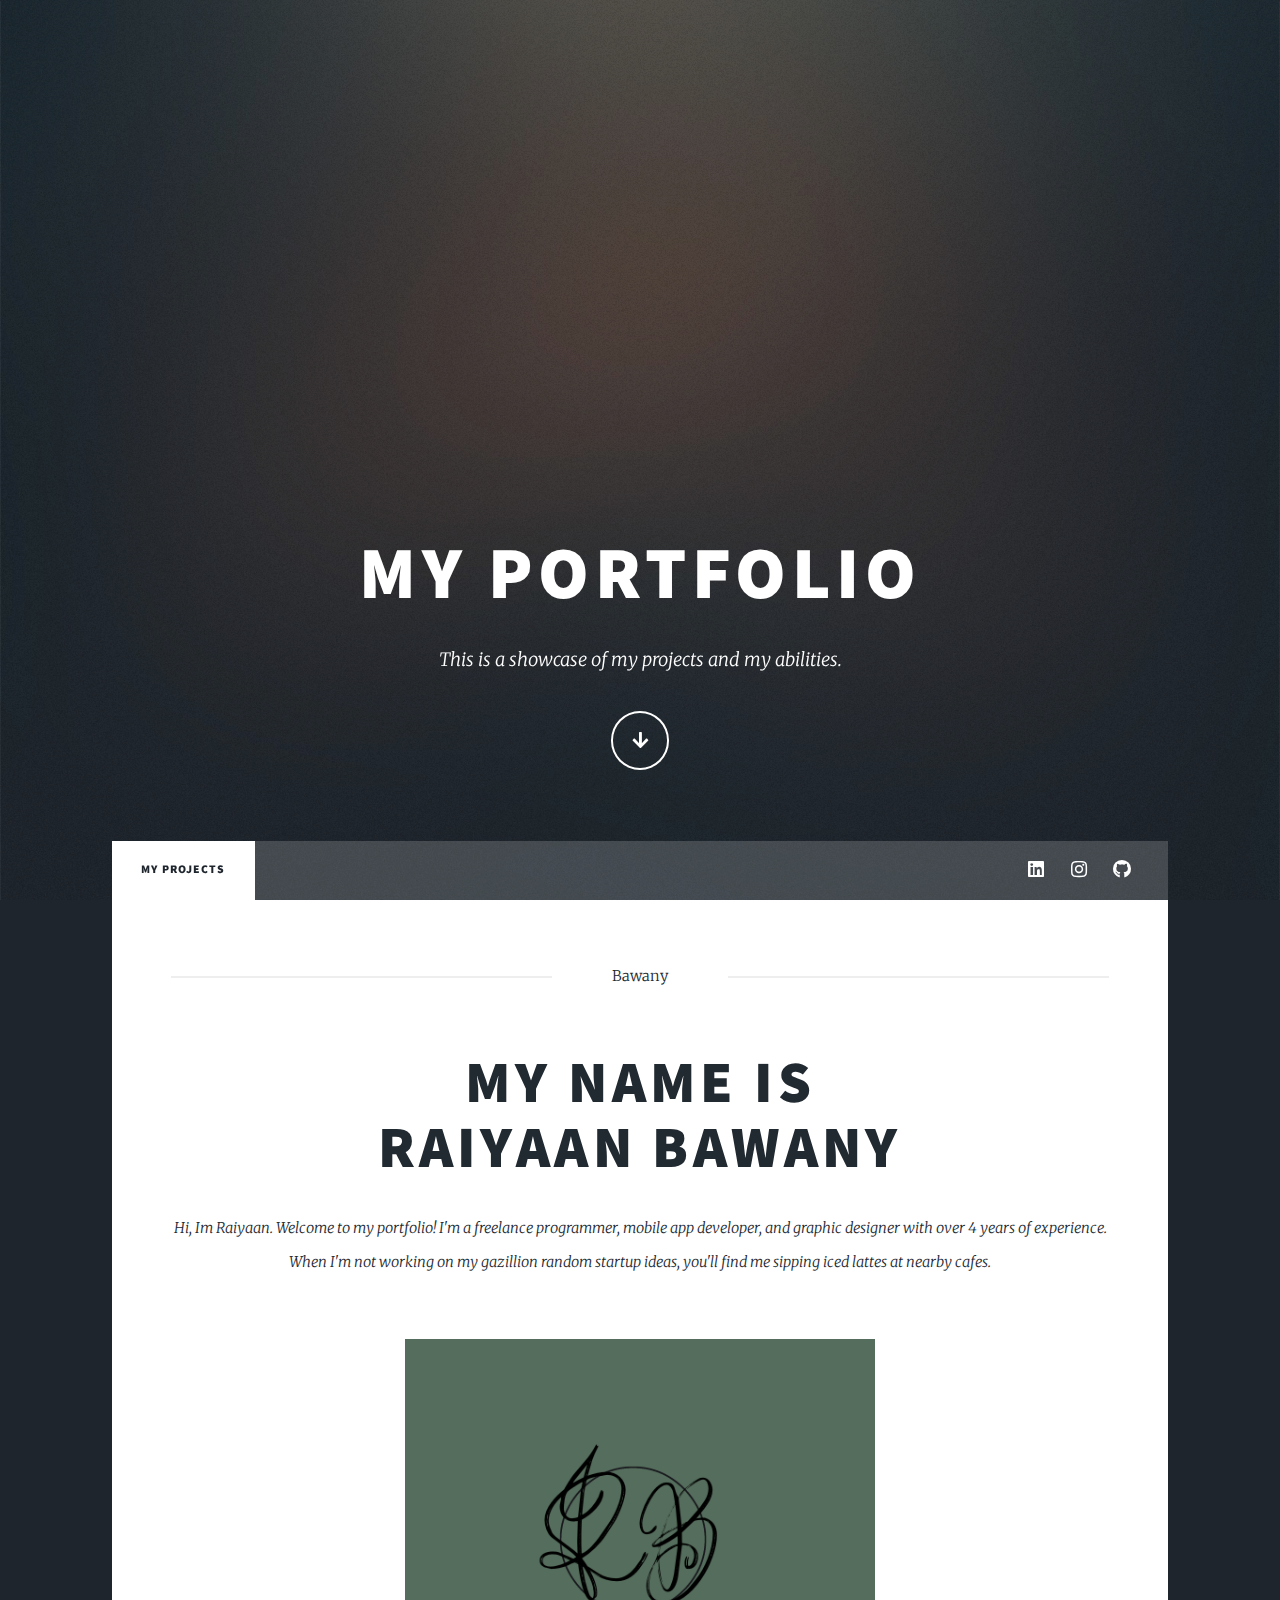
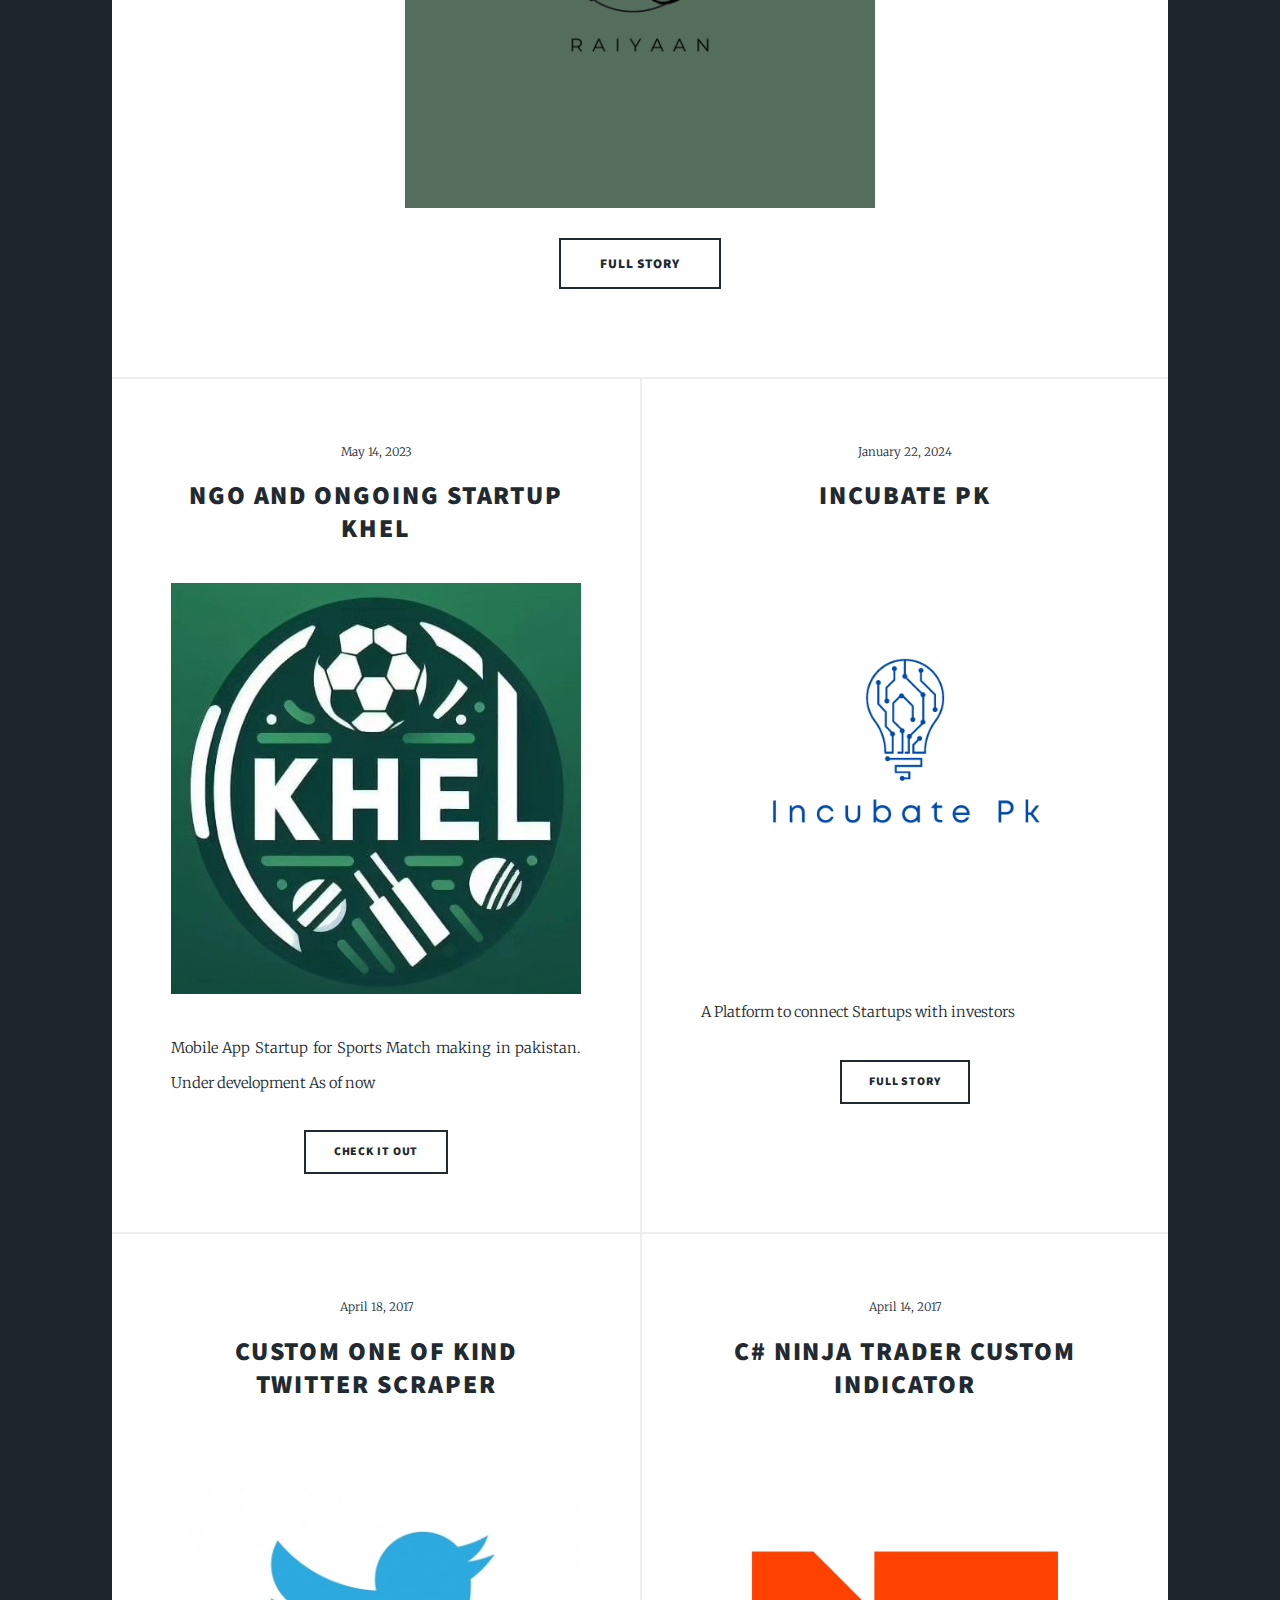
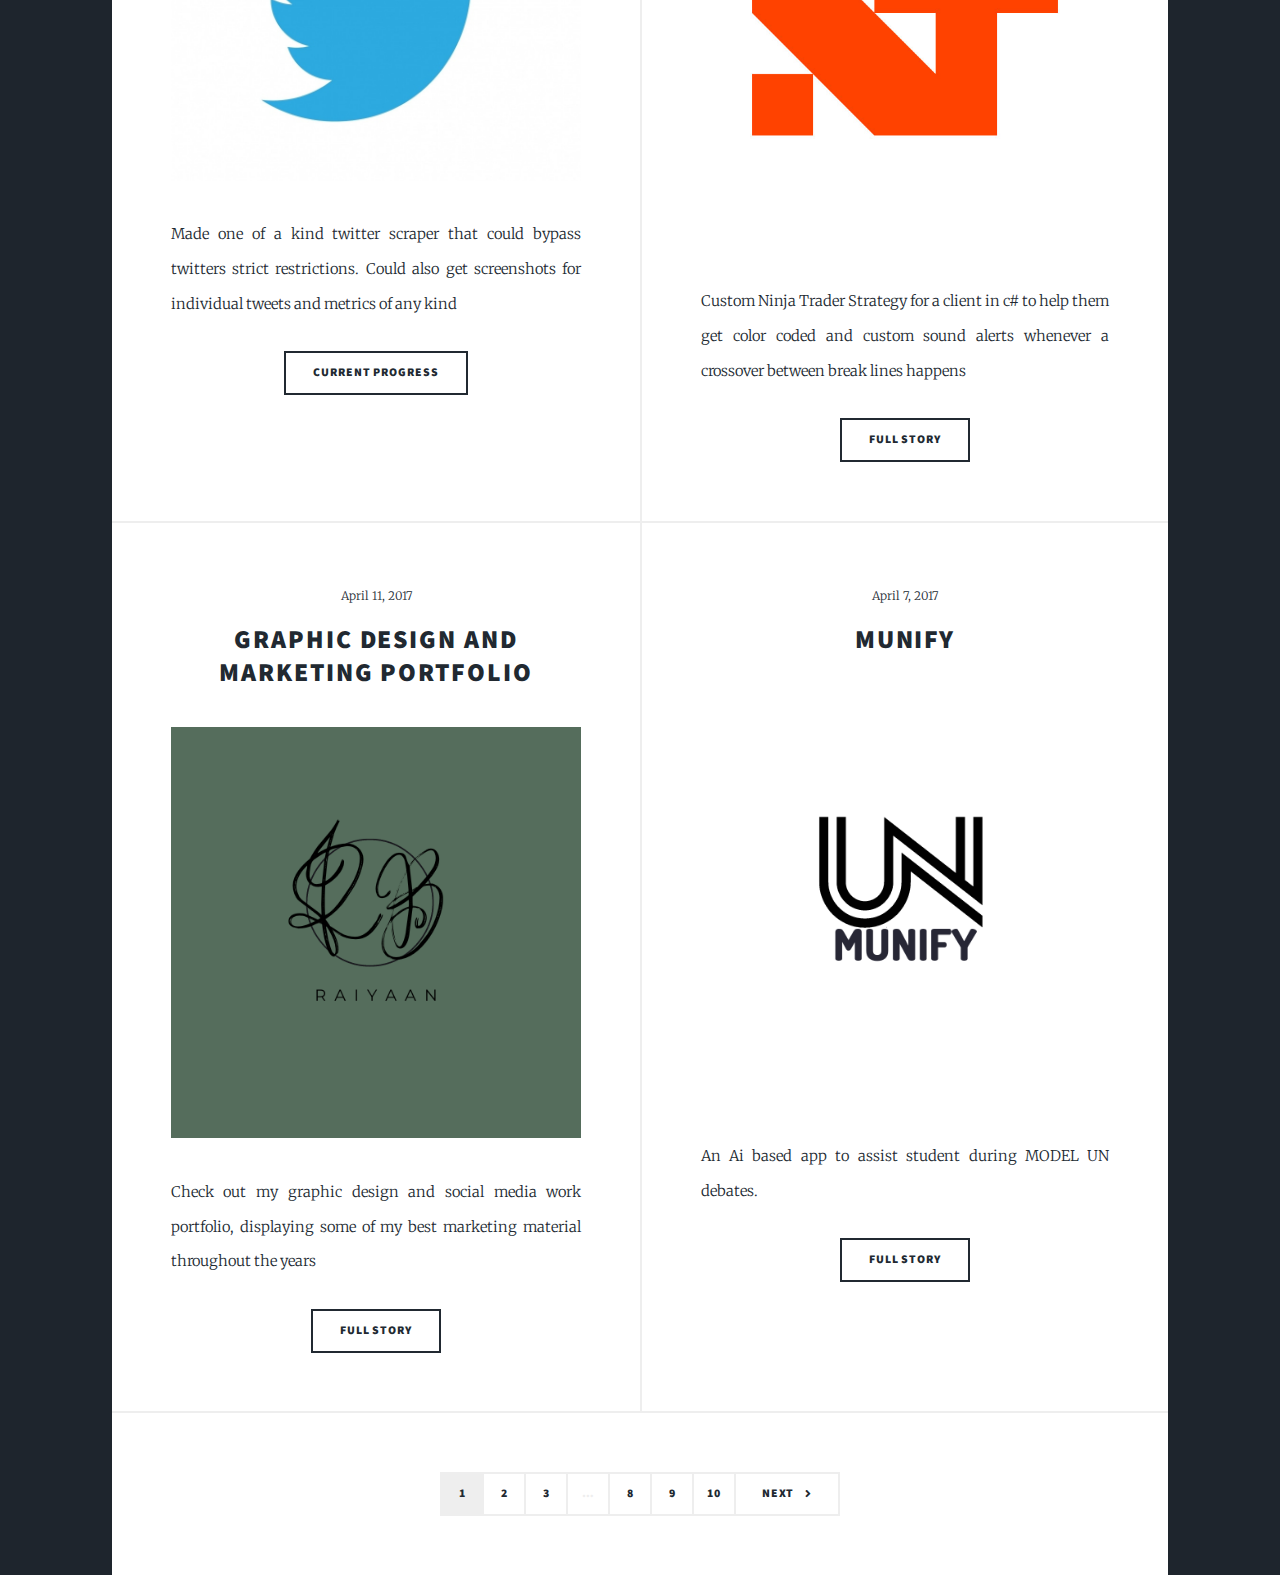
<file: index.html>
<!DOCTYPE HTML>
<!--
	Massively by HTML5 UP
	html5up.net | @ajlkn
	Free for personal and commercial use under the CCA 3.0 license (html5up.net/license)
-->
<html>
	<head>
		<title>Raiyaan Bawany</title>
		<meta charset="utf-8" />
		<meta name="viewport" content="width=device-width, initial-scale=1, user-scalable=no" />
		<link rel="stylesheet" href="assets/css/main.css" />
		<noscript><link rel="stylesheet" href="assets/css/noscript.css" /></noscript>
	</head>
	<body class="is-preload">

		<!-- Wrapper -->
			<div id="wrapper" class="fade-in">

				<!-- Intro -->
					<div id="intro">
						<h1>
						My Portfolio</h1>
						<p>This is a showcase of my projects and my abilities.</p>
						<ul class="actions">
							<li><a href="#header" class="button icon solid solo fa-arrow-down scrolly">Continue</a></li>
						</ul>
					</div>

				<!-- Header -->
					<header id="header">
						<a href="index.html" class="logo">Portfolio</a>
					</header>

				<!-- Nav -->
					<nav id="nav">
						<ul class="links">
							<li class="active"><a href="index.html">My Projects</a></li>
							
						</ul>
						<ul class="icons">
							<li><a href="#" class="icon brands fa-linkedin"><span class="label">Facebook</span></a></li>
							<li><a href="#" class="icon brands fa-instagram"><span class="label">Instagram</span></a></li>
							<li><a href="#" class="icon brands fa-github"><span class="label">GitHub</span></a></li>
						</ul>
					</nav>

				<!-- Main -->
					<div id="main">

						<!-- Featured Post -->
							<article class="post featured">
								<header class="major">
									<span class="date">Bawany</span>
									<h2><a href="#">mY NAME IS<br />
									Raiyaan Bawany</a></h2>
									<p>

Hi, Im Raiyaan. Welcome to my portfolio! I'm a freelance programmer, mobile app developer, and graphic designer with over 4 years of experience. When I'm not working on my gazillion random startup ideas, you'll find me sipping iced lattes at nearby cafes.</p>
								</header>
								<a href="#" class="image main"><img src="images/RB.png" alt="" /></a>
								<ul class="actions special">
									<li><a href="#" class="button large">Full Story</a></li>
								</ul>
							</article>

						<!-- Posts -->
							<section class="posts">
								<article>
									<header>
										<span class="date">May 14, 2023</span>
										<h2><a href="#"> NGO and Ongoing startup KHEL<br />
										</a></h2>
									</header>
									<a href="#" class="image fit"><img src="images/khel.jpg" alt="" /></a>
									<p>Mobile App Startup for Sports Match making in pakistan. Under development As of now
</p>
									<ul class="actions special">
										<li><a href="khel.html" class="button">Check it out</a></li>
									</ul>
								</article>
								<article>
									<header>
										<span class="date">	January 22, 2024</span>
										<h2><a href="#">Incubate Pk<br />
										 </a></h2>
									</header>
									<a href="#" class="image fit"><img src="images/incubate.PNG" alt="" /></a>
									<p>A Platform to connect Startups with investors</p>
									<ul class="actions special">
										<li><a href="incubate.html" class="button">Full Story</a></li>
									</ul>
								</article>
								<article>
									<header>
										<span class="date">April 18, 2017</span>
										<h2><a href="#">Custom one of kind <br/> Twitter Scraper<br /><br />
										</a></h2>
									</header>
									<a href="#" class="image fit"><img src="images/twit.jpg" alt="" /></a>
									<p>Made one of a kind twitter scraper that could bypass twitters strict restrictions. Could also get screenshots for individual tweets and metrics of any kind
									</p>
									<ul class="actions special">
										<li><a href="rayotwit.html" class="button">Current Progress</a></li>
									</ul>
								</article>
								<article>
									<header>
										<span class="date">April 14, 2017</span>
										<h2><a href="#">C# Ninja Trader custom<br/> Indicator</a></h2>
									</header>
									<a href="#" class="image fit"><img src="images/nt.jpg" alt="" /></a>
									<p>Custom Ninja Trader Strategy for a client in c# to help them get color coded and custom sound alerts whenever a crossover between break lines happens</p>
									<ul class="actions special">
										<li><a href="Ninja.html" class="button">Full Story</a></li>
									</ul>
								</article>
								<article>
									<header>
										<span class="date">April 11, 2017</span>
										<h2><a href="#">Graphic Design and marketing
										portfolio</a></h2>
									</header>
									<a href="#" class="image fit"><img src="images/RB.png" alt="" /></a>
									<p>Check out my graphic design and social media work portfolio, displaying some of my best marketing material throughout the years</p>
									<ul class="actions special">
										<li><a href="Graphic design.html" class="button">Full Story</a></li>
									</ul>
								</article>
								<article>
									<header>
										<span class="date">April 7, 2017</span>
										<h2><a href="#">MUNIFY</a></h2>
									</header>
									<a href="#" class="image fit"><img src="images/muni.png" alt="" /></a>
									<p>An Ai based app to assist student during MODEL UN debates.</p>
									<ul class="actions special">
										<li><a href="munify.html" class="button">Full Story</a></li>
									</ul>
								</article>
							</section>

						<!-- Footer -->
							<footer>
								<div class="pagination">
									<!--<a href="#" class="previous">Prev</a>-->
									<a href="#" class="page active">1</a>
									<a href="#" class="page">2</a>
									<a href="#" class="page">3</a>
									<span class="extra">&hellip;</span>
									<a href="#" class="page">8</a>
									<a href="#" class="page">9</a>
									<a href="#" class="page">10</a>
									<a href="#" class="next">Next</a>
								</div>
							</footer>

					</div>

				<!-- Footer -->
					

		<!-- Scripts -->
			<script src="assets/js/jquery.min.js"></script>
			<script src="assets/js/jquery.scrollex.min.js"></script>
			<script src="assets/js/jquery.scrolly.min.js"></script>
			<script src="assets/js/browser.min.js"></script>
			<script src="assets/js/breakpoints.min.js"></script>
			<script src="assets/js/util.js"></script>
			<script src="assets/js/main.js"></script>

	</body>
</html>
</file>
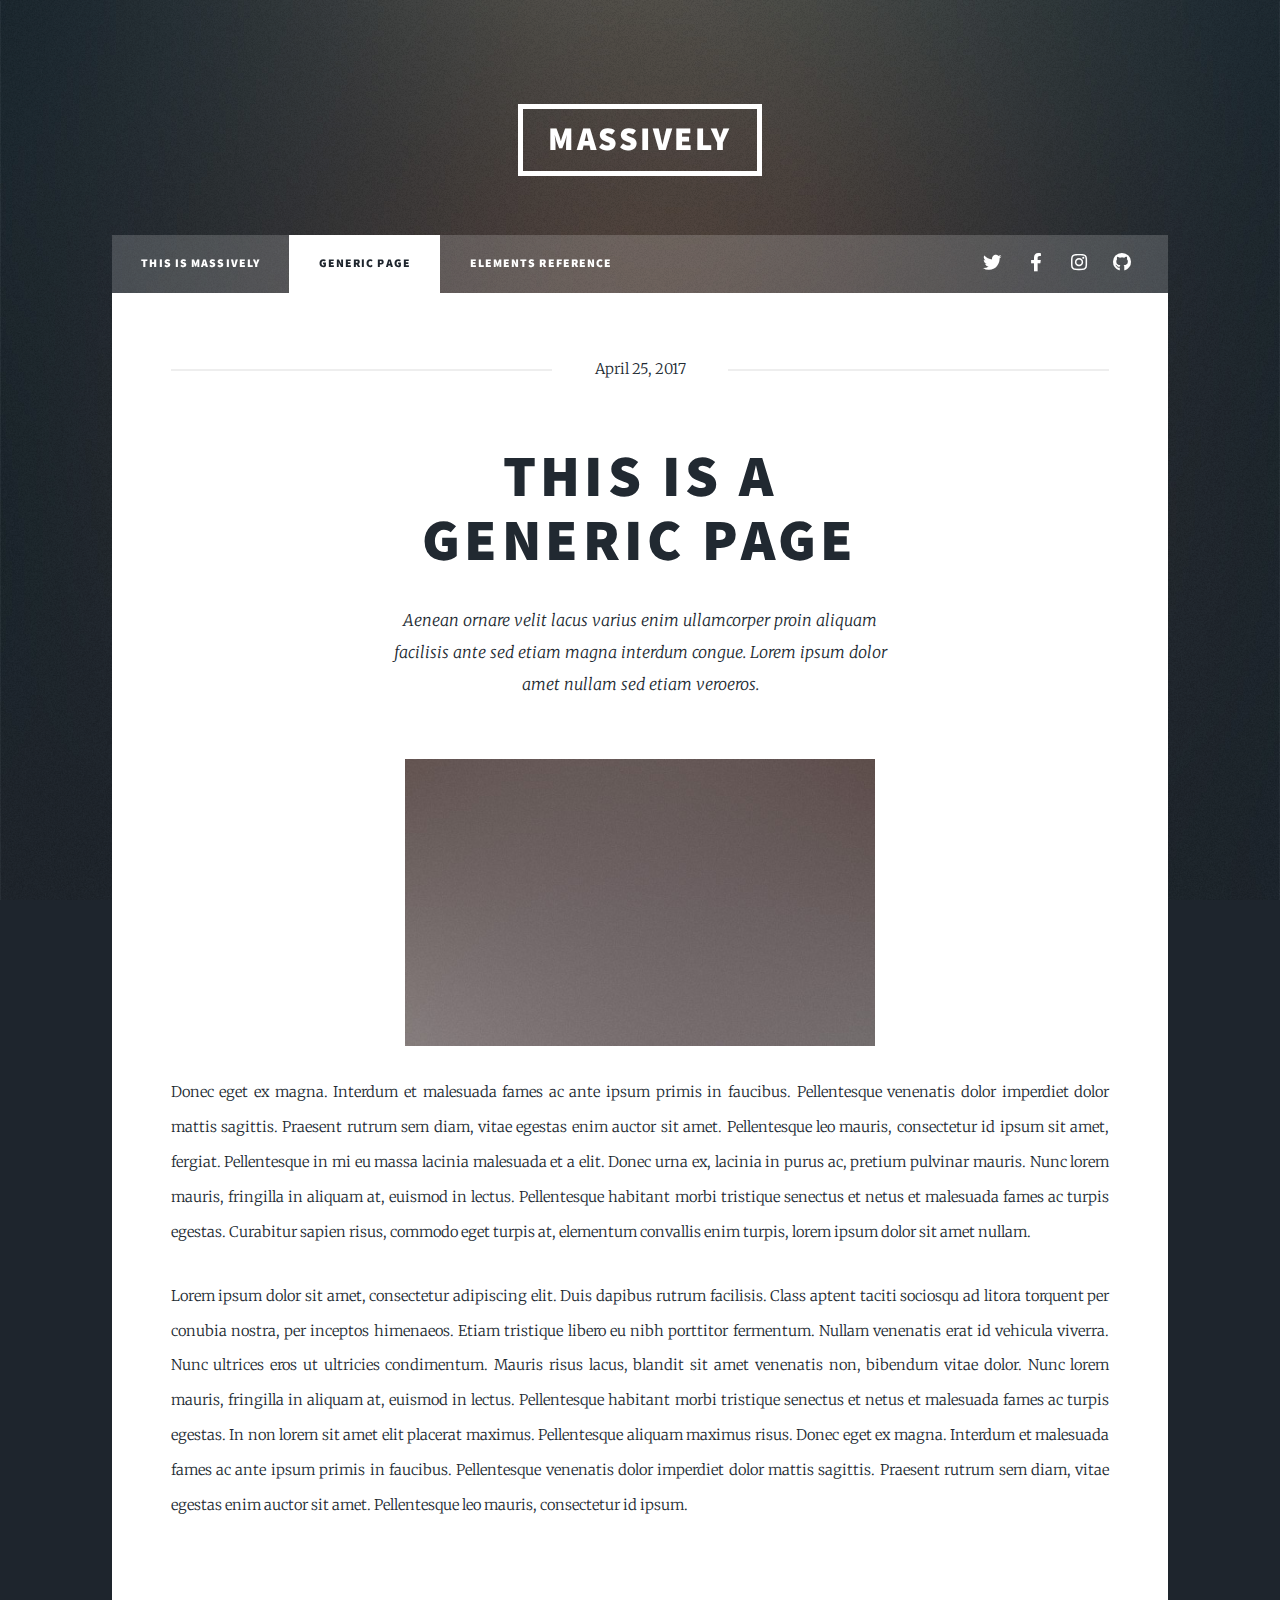
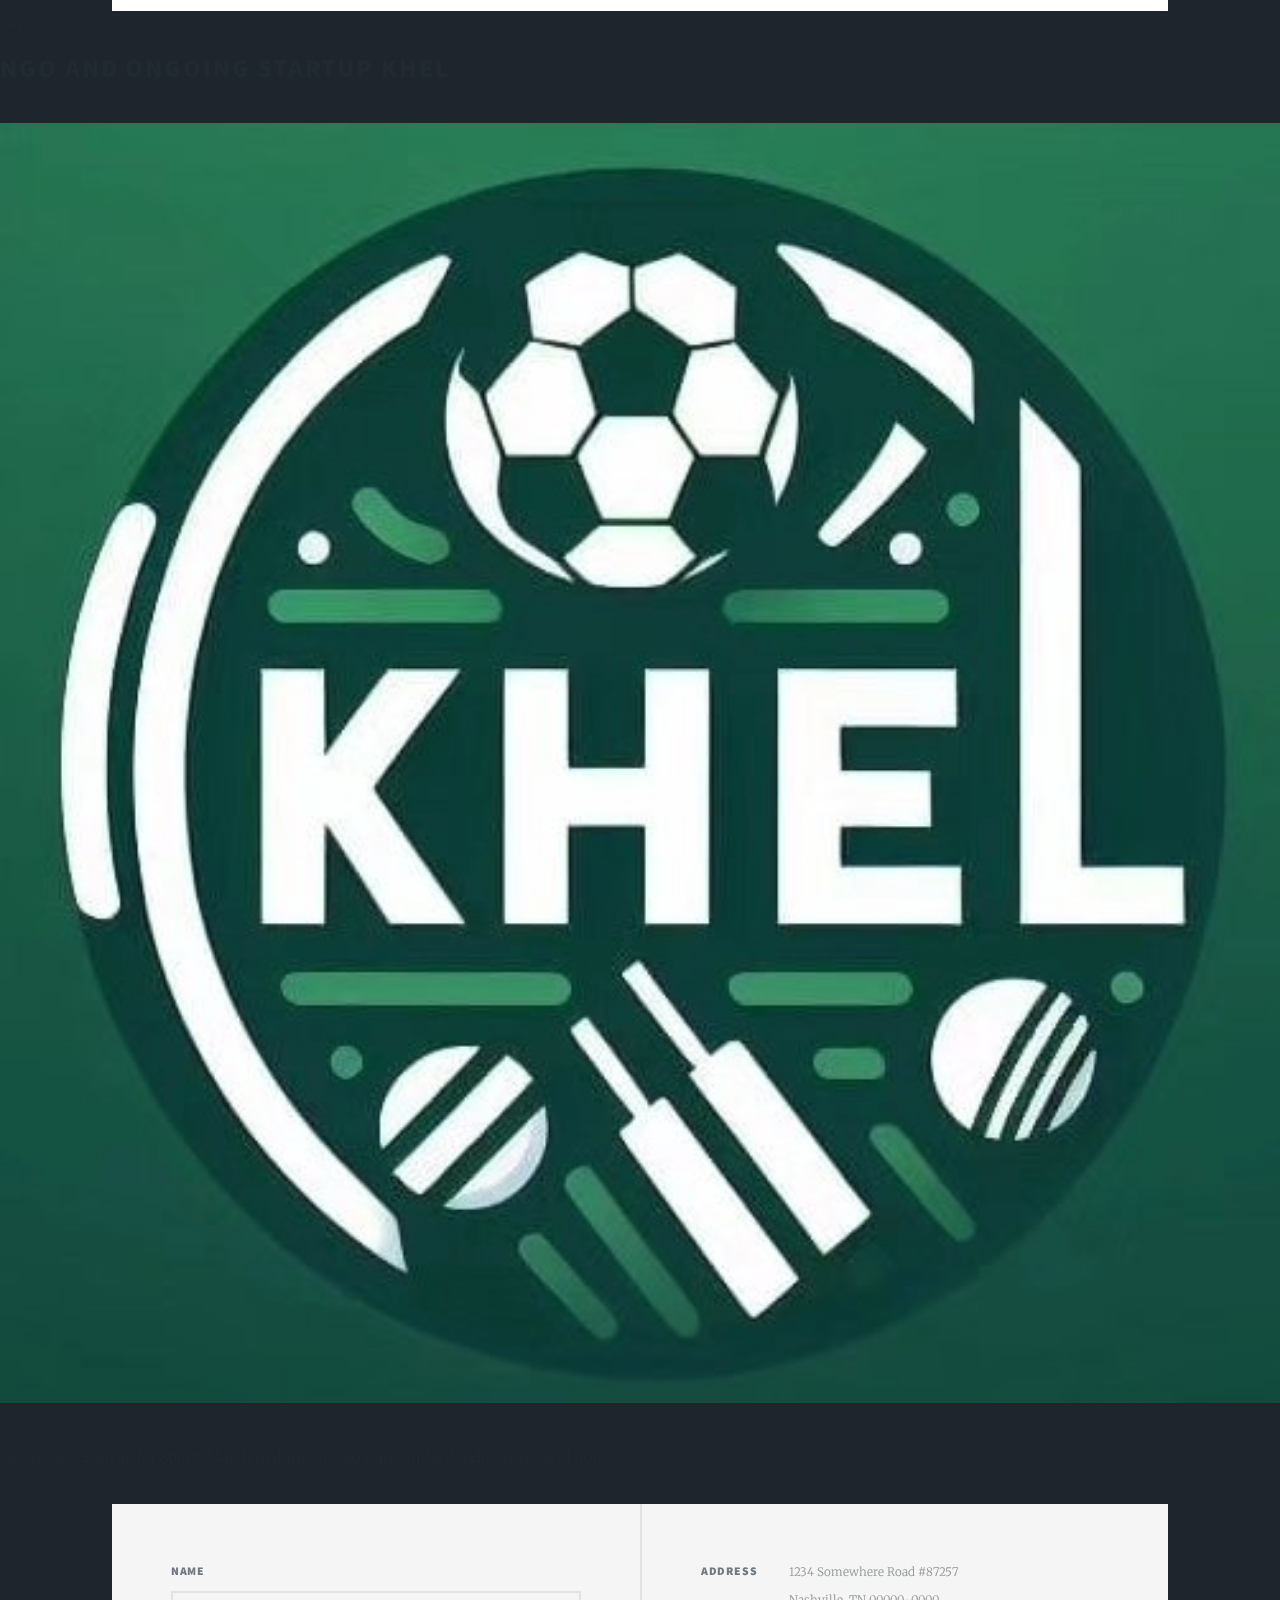
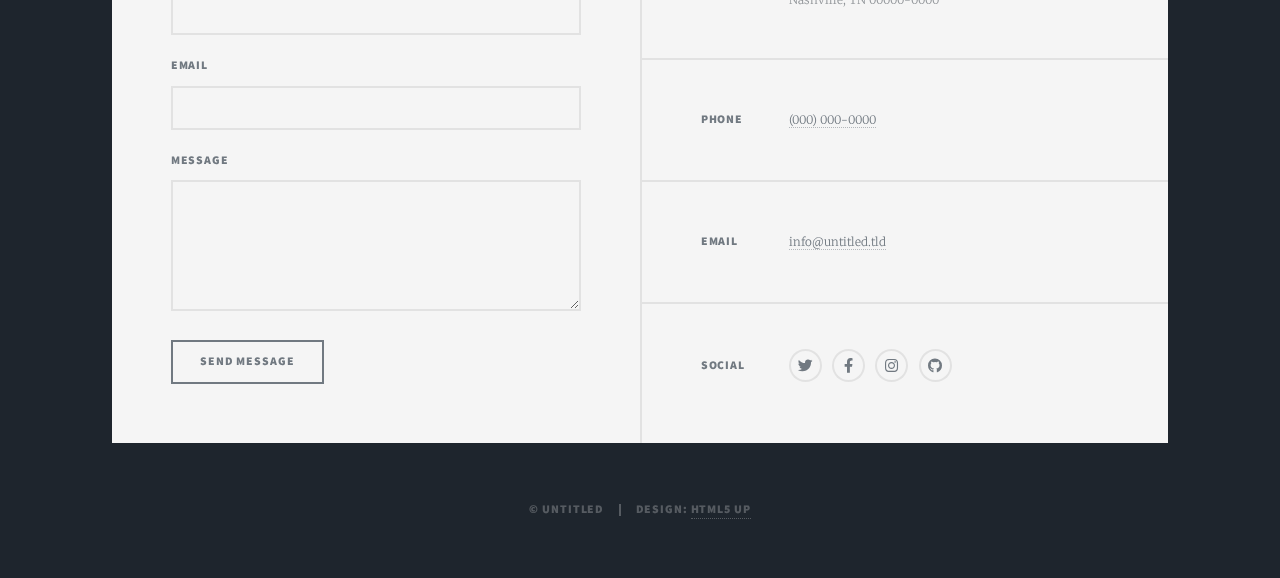
<file: generic.html>
<!DOCTYPE HTML>
<!--
	Massively by HTML5 UP
	html5up.net | @ajlkn
	Free for personal and commercial use under the CCA 3.0 license (html5up.net/license)
-->
<html>
	<head>
		<title>Generic Page - Massively by HTML5 UP</title>
		<meta charset="utf-8" />
		<meta name="viewport" content="width=device-width, initial-scale=1, user-scalable=no" />
		<link rel="stylesheet" href="assets/css/main.css" />
		<noscript><link rel="stylesheet" href="assets/css/noscript.css" /></noscript>
	</head>
	<body class="is-preload">

		<!-- Wrapper -->
			<div id="wrapper">

				<!-- Header -->
					<header id="header">
						<a href="index.html" class="logo">Massively</a>
					</header>

				<!-- Nav -->
					<nav id="nav">
						<ul class="links">
							<li><a href="index.html">This is Massively</a></li>
							<li class="active"><a href="generic.html">Generic Page</a></li>
							<li><a href="elements.html">Elements Reference</a></li>
						</ul>
						<ul class="icons">
							<li><a href="#" class="icon brands fa-twitter"><span class="label">Twitter</span></a></li>
							<li><a href="#" class="icon brands fa-facebook-f"><span class="label">Facebook</span></a></li>
							<li><a href="#" class="icon brands fa-instagram"><span class="label">Instagram</span></a></li>
							<li><a href="#" class="icon brands fa-github"><span class="label">GitHub</span></a></li>
						</ul>
					</nav>

				<!-- Main -->
					<div id="main">

						<!-- Post -->
							<section class="post">
								<header class="major">
									<span class="date">April 25, 2017</span>
									<h1>This is a<br />
									Generic Page</h1>
									<p>Aenean ornare velit lacus varius enim ullamcorper proin aliquam<br />
									facilisis ante sed etiam magna interdum congue. Lorem ipsum dolor<br />
									amet nullam sed etiam veroeros.</p>
								</header>
								<div class="image main"><img src="images/pic01.jpg" alt="" /></div>
								<p>Donec eget ex magna. Interdum et malesuada fames ac ante ipsum primis in faucibus. Pellentesque venenatis dolor imperdiet dolor mattis sagittis. Praesent rutrum sem diam, vitae egestas enim auctor sit amet. Pellentesque leo mauris, consectetur id ipsum sit amet, fergiat. Pellentesque in mi eu massa lacinia malesuada et a elit. Donec urna ex, lacinia in purus ac, pretium pulvinar mauris. Nunc lorem mauris, fringilla in aliquam at, euismod in lectus. Pellentesque habitant morbi tristique senectus et netus et malesuada fames ac turpis egestas. Curabitur sapien risus, commodo eget turpis at, elementum convallis enim turpis, lorem ipsum dolor sit amet nullam.</p>
								<p>Lorem ipsum dolor sit amet, consectetur adipiscing elit. Duis dapibus rutrum facilisis. Class aptent taciti sociosqu ad litora torquent per conubia nostra, per inceptos himenaeos. Etiam tristique libero eu nibh porttitor fermentum. Nullam venenatis erat id vehicula viverra. Nunc ultrices eros ut ultricies condimentum. Mauris risus lacus, blandit sit amet venenatis non, bibendum vitae dolor. Nunc lorem mauris, fringilla in aliquam at, euismod in lectus. Pellentesque habitant morbi tristique senectus et netus et malesuada fames ac turpis egestas. In non lorem sit amet elit placerat maximus. Pellentesque aliquam maximus risus. Donec eget ex magna. Interdum et malesuada fames ac ante ipsum primis in faucibus. Pellentesque venenatis dolor imperdiet dolor mattis sagittis. Praesent rutrum sem diam, vitae egestas enim auctor sit amet. Pellentesque leo mauris, consectetur id ipsum.</p>
							</section>

					</div>
					<!--Posts-->
					<section class="posts">
								<article>
									<header>
										<span class="date">May 14, 2023</span>
										<h2><a href="#"> NGO and Ongoing startup KHEL<br />
										</a></h2>
									</header>
									<a href="#" class="image fit"><img src="images/khel.jpg" alt="" /></a>
									<p>Mobile App Startup for Sports Match making in pakistan. Under development As of now
										<section />
</p>

				<!-- Footer -->
					<footer id="footer">
						<section>
							<form method="post" action="#">
								<div class="fields">
									<div class="field">
										<label for="name">Name</label>
										<input type="text" name="name" id="name" />
									</div>
									<div class="field">
										<label for="email">Email</label>
										<input type="text" name="email" id="email" />
									</div>
									<div class="field">
										<label for="message">Message</label>
										<textarea name="message" id="message" rows="3"></textarea>
									</div>
								</div>
								<ul class="actions">
									<li><input type="submit" value="Send Message" /></li>
								</ul>
							</form>
						</section>
						<section class="split contact">
							<section class="alt">
								<h3>Address</h3>
								<p>1234 Somewhere Road #87257<br />
								Nashville, TN 00000-0000</p>
							</section>
							<section>
								<h3>Phone</h3>
								<p><a href="#">(000) 000-0000</a></p>
							</section>
							<section>
								<h3>Email</h3>
								<p><a href="#">info@untitled.tld</a></p>
							</section>
							<section>
								<h3>Social</h3>
								<ul class="icons alt">
									<li><a href="#" class="icon brands alt fa-twitter"><span class="label">Twitter</span></a></li>
									<li><a href="#" class="icon brands alt fa-facebook-f"><span class="label">Facebook</span></a></li>
									<li><a href="#" class="icon brands alt fa-instagram"><span class="label">Instagram</span></a></li>
									<li><a href="#" class="icon brands alt fa-github"><span class="label">GitHub</span></a></li>
								</ul>
							</section>
						</section>
					</footer>

				<!-- Copyright -->
					<div id="copyright">
						<ul><li>&copy; Untitled</li><li>Design: <a href="https://html5up.net">HTML5 UP</a></li></ul>
					</div>

			</div>

		<!-- Scripts -->
			<script src="assets/js/jquery.min.js"></script>
			<script src="assets/js/jquery.scrollex.min.js"></script>
			<script src="assets/js/jquery.scrolly.min.js"></script>
			<script src="assets/js/browser.min.js"></script>
			<script src="assets/js/breakpoints.min.js"></script>
			<script src="assets/js/util.js"></script>
			<script src="assets/js/main.js"></script>

	</body>
</html>
</file>
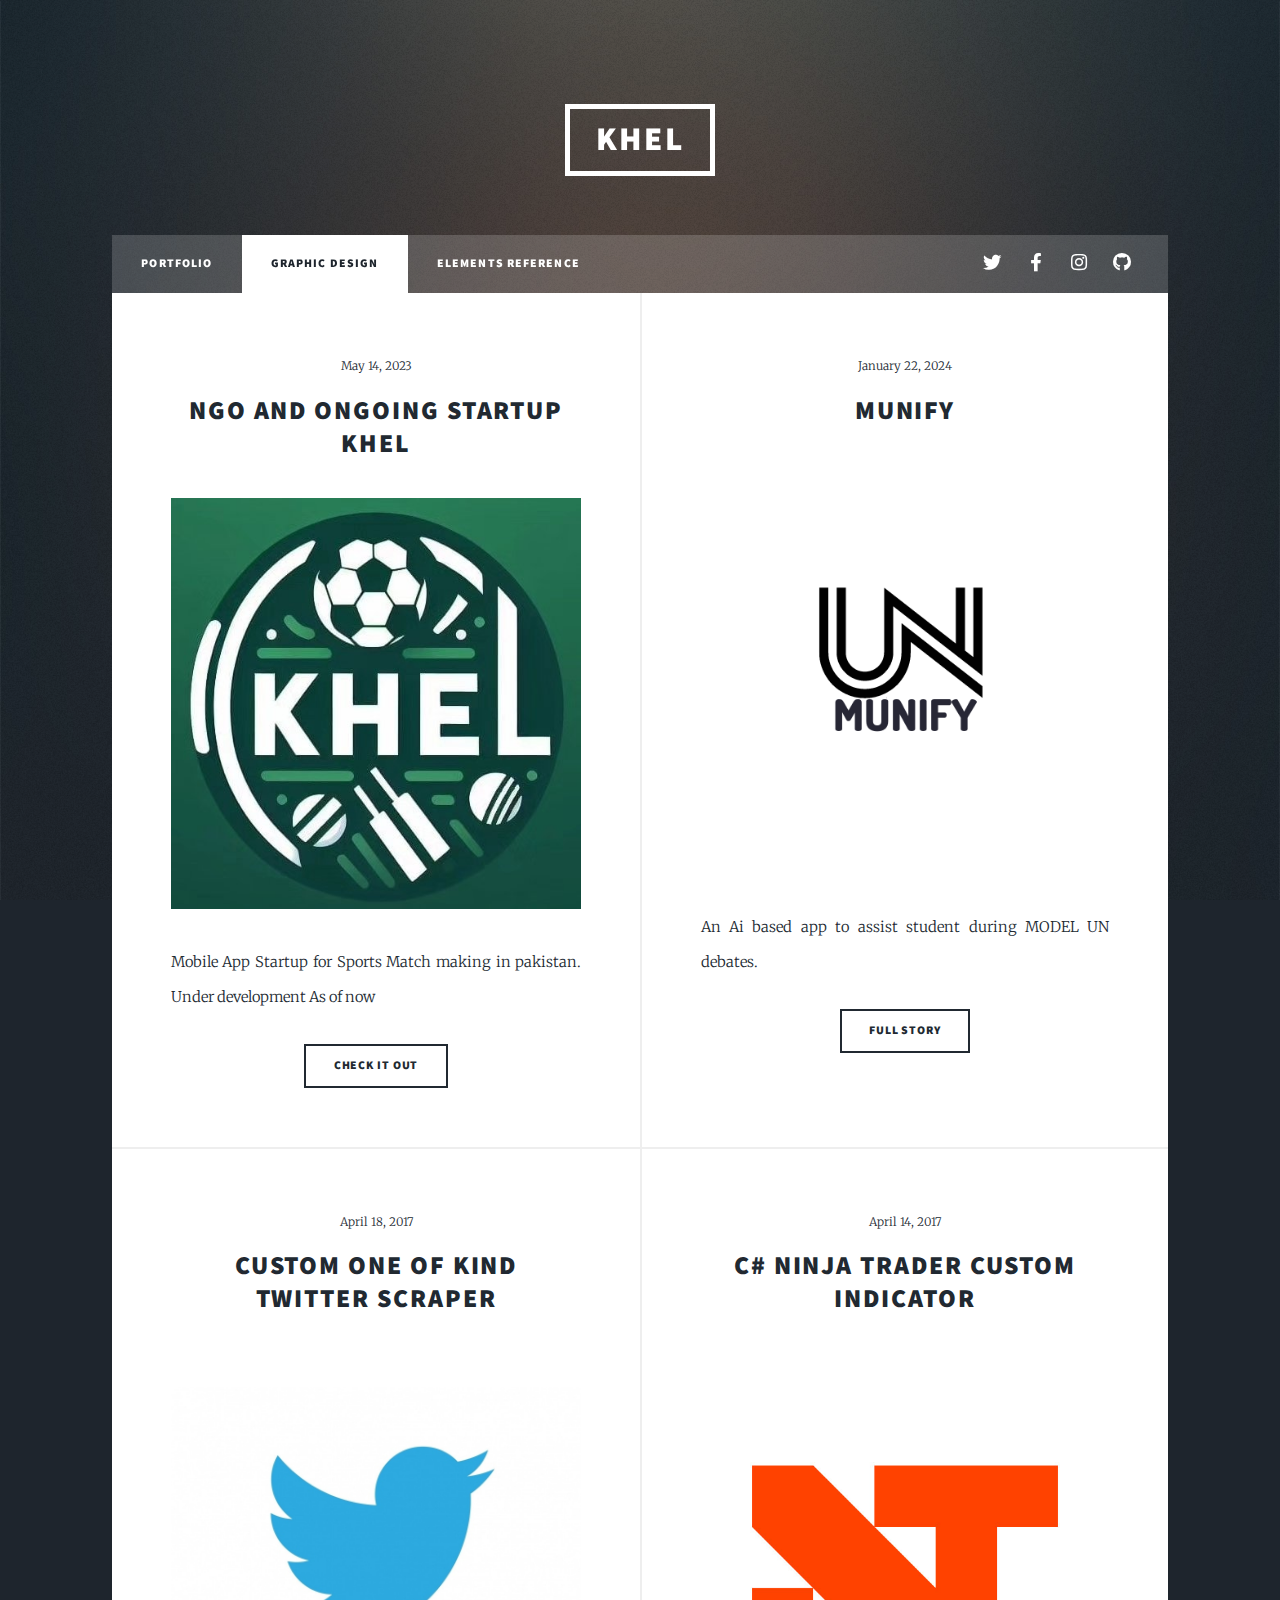
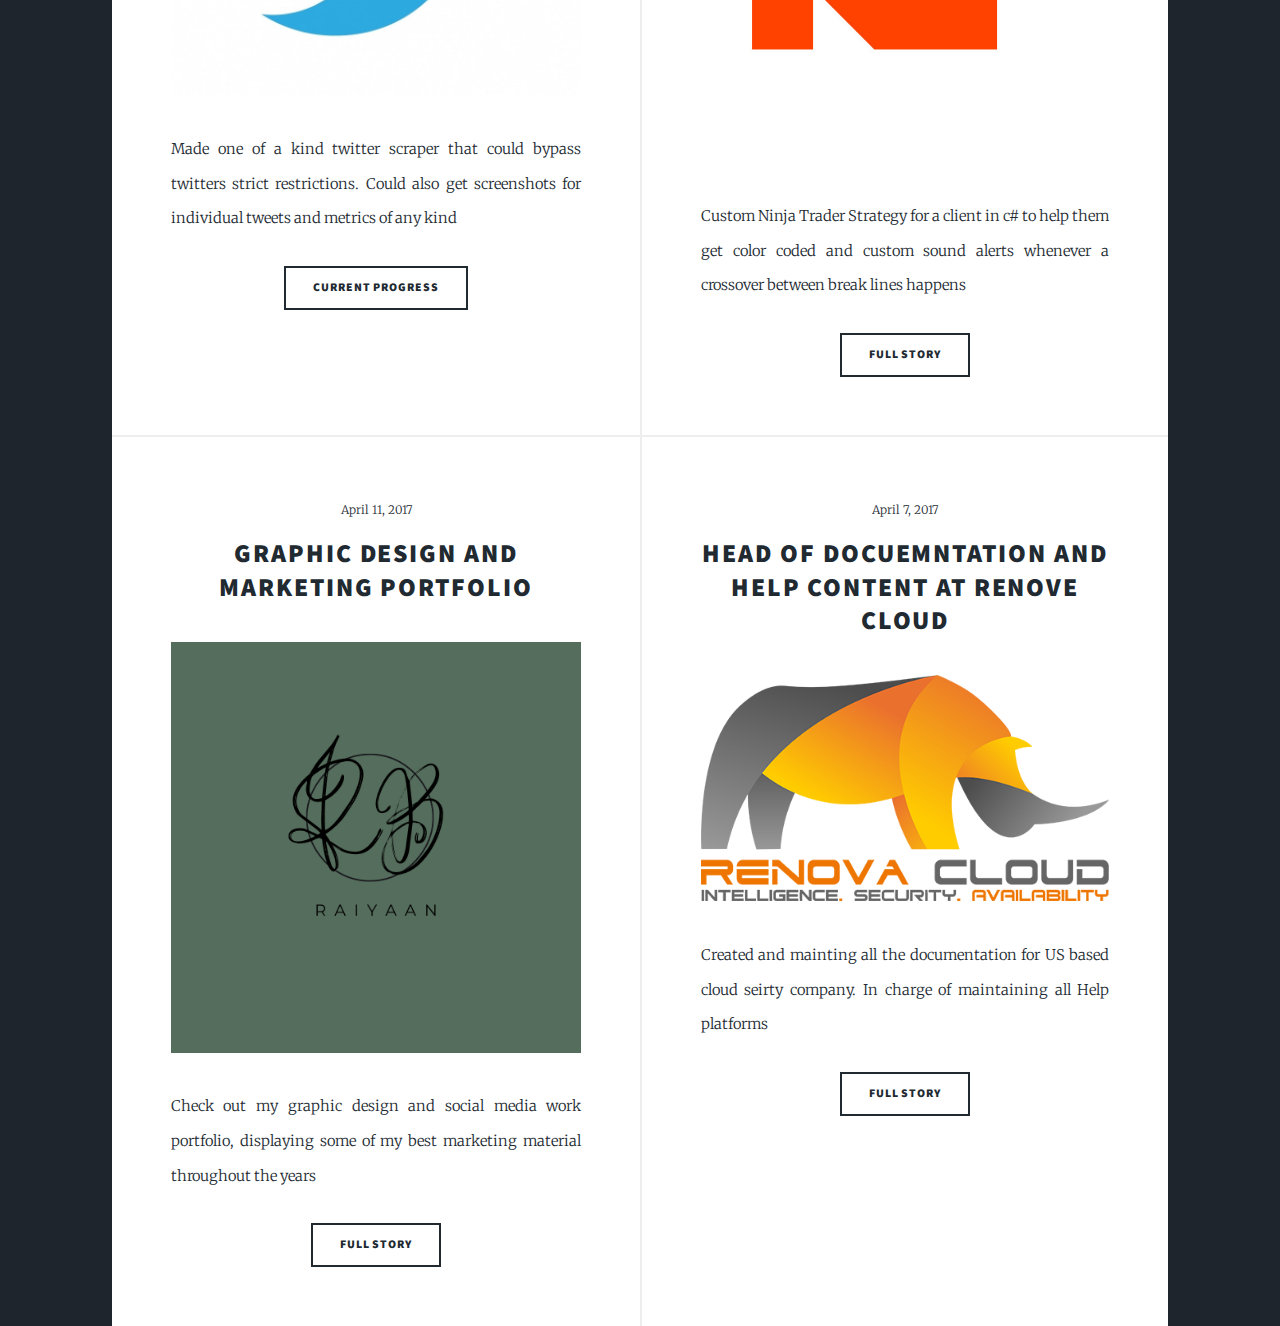
<file: Graphic design.html>
<!DOCTYPE HTML>
<!--
	Massively by HTML5 UP
	html5up.net | @ajlkn
	Free for personal and commercial use under the CCA 3.0 license (html5up.net/license)
-->
<html>
	<head>
		<title>Generic Page - Massively by HTML5 UP</title>
		<meta charset="utf-8" />
		<meta name="viewport" content="width=device-width, initial-scale=1, user-scalable=no" />
		<link rel="stylesheet" href="assets/css/main.css" />
		<noscript><link rel="stylesheet" href="assets/css/noscript.css" /></noscript>
	</head>
	<body class="is-preload">

		<!-- Wrapper -->
			<div id="wrapper">

				<!-- Header -->
					<header id="header">
						<a href="index.html" class="logo">Khel</a>
					</header>

				<!-- Nav -->
					<nav id="nav">
						<ul class="links">
							<li><a href="index.html">Portfolio</a></li>
							<li class="active"><a href="Graphic design.html">Graphic Design</a></li>
							<li><a href="elements.html">Elements Reference</a></li>
						</ul>
						<ul class="icons">
							<li><a href="#" class="icon brands fa-twitter"><span class="label">Twitter</span></a></li>
							<li><a href="#" class="icon brands fa-facebook-f"><span class="label">Facebook</span></a></li>
							<li><a href="#" class="icon brands fa-instagram"><span class="label">Instagram</span></a></li>
							<li><a href="#" class="icon brands fa-github"><span class="label">GitHub</span></a></li>
						</ul>
					</nav>

				<!-- Main -->
					<div id="main">

						<section class="posts">
								<article>
									<header>
										<span class="date">May 14, 2023</span>
										<h2><a href="#"> NGO and Ongoing startup KHEL<br />
										</a></h2>
									</header>
									<a href="#" class="image fit"><img src="images/khel.jpg" alt="" /></a>
									<p>Mobile App Startup for Sports Match making in pakistan. Under development As of now
</p>
									<ul class="actions special">
										<li><a href="khel.html" class="button">Check it out</a></li>
									</ul>
								</article>
								<article>
									<header>
										<span class="date">	January 22, 2024</span>
										<h2><a href="#">MUNIFY<br />
										 </a></h2>
									</header>
									<a href="#" class="image fit"><img src="images/muni.png" alt="" /></a>
									<p>An Ai based app to assist student during MODEL UN debates.</p>
									<ul class="actions special">
										<li><a href="#" class="button">Full Story</a></li>
									</ul>
								</article>
								<article>
									<header>
										<span class="date">April 18, 2017</span>
										<h2><a href="#">Custom one of kind <br/> Twitter Scraper<br /><br />
										</a></h2>
									</header>
									<a href="#" class="image fit"><img src="images/twit.jpg" alt="" /></a>
									<p>Made one of a kind twitter scraper that could bypass twitters strict restrictions. Could also get screenshots for individual tweets and metrics of any kind
									</p>
									<ul class="actions special">
										<li><a href="#" class="button">Current Progress</a></li>
									</ul>
								</article>
								<article>
									<header>
										<span class="date">April 14, 2017</span>
										<h2><a href="#">C# Ninja Trader custom<br/> Indicator</a></h2>
									</header>
									<a href="#" class="image fit"><img src="images/nt.jpg" alt="" /></a>
									<p>Custom Ninja Trader Strategy for a client in c# to help them get color coded and custom sound alerts whenever a crossover between break lines happens</p>
									<ul class="actions special">
										<li><a href="#" class="button">Full Story</a></li>
									</ul>
								</article>
								<article>
									<header>
										<span class="date">April 11, 2017</span>
										<h2><a href="#">Graphic Design and marketing
										portfolio</a></h2>
									</header>
									<a href="#" class="image fit"><img src="images/RB.png" alt="" /></a>
									<p>Check out my graphic design and social media work portfolio, displaying some of my best marketing material throughout the years</p>
									<ul class="actions special">
										<li><a href="Graphic design.html" class="button">Full Story</a></li>
									</ul>
								</article>
								<article>
									<header>
										<span class="date">April 7, 2017</span>
										<h2><a href="#">Head of Docuemntation
										and Help content at Renove Cloud</a></h2>
									</header>
									<a href="#" class="image fit"><img src="images/ren.png" alt="" /></a>
									<p>Created and mainting all the documentation for US based cloud seirty company. In charge of maintaining all Help platforms</p>
									<ul class="actions special">
										<li><a href="generic.html" class="button">Full Story</a></li>
									</ul>
								</article>
							</section>
						
				

		<!-- Scripts -->
			<script src="assets/js/jquery.min.js"></script>
			<script src="assets/js/jquery.scrollex.min.js"></script>
			<script src="assets/js/jquery.scrolly.min.js"></script>
			<script src="assets/js/browser.min.js"></script>
			<script src="assets/js/breakpoints.min.js"></script>
			<script src="assets/js/util.js"></script>
			<script src="assets/js/main.js"></script>

	</body>
</html>
</file>
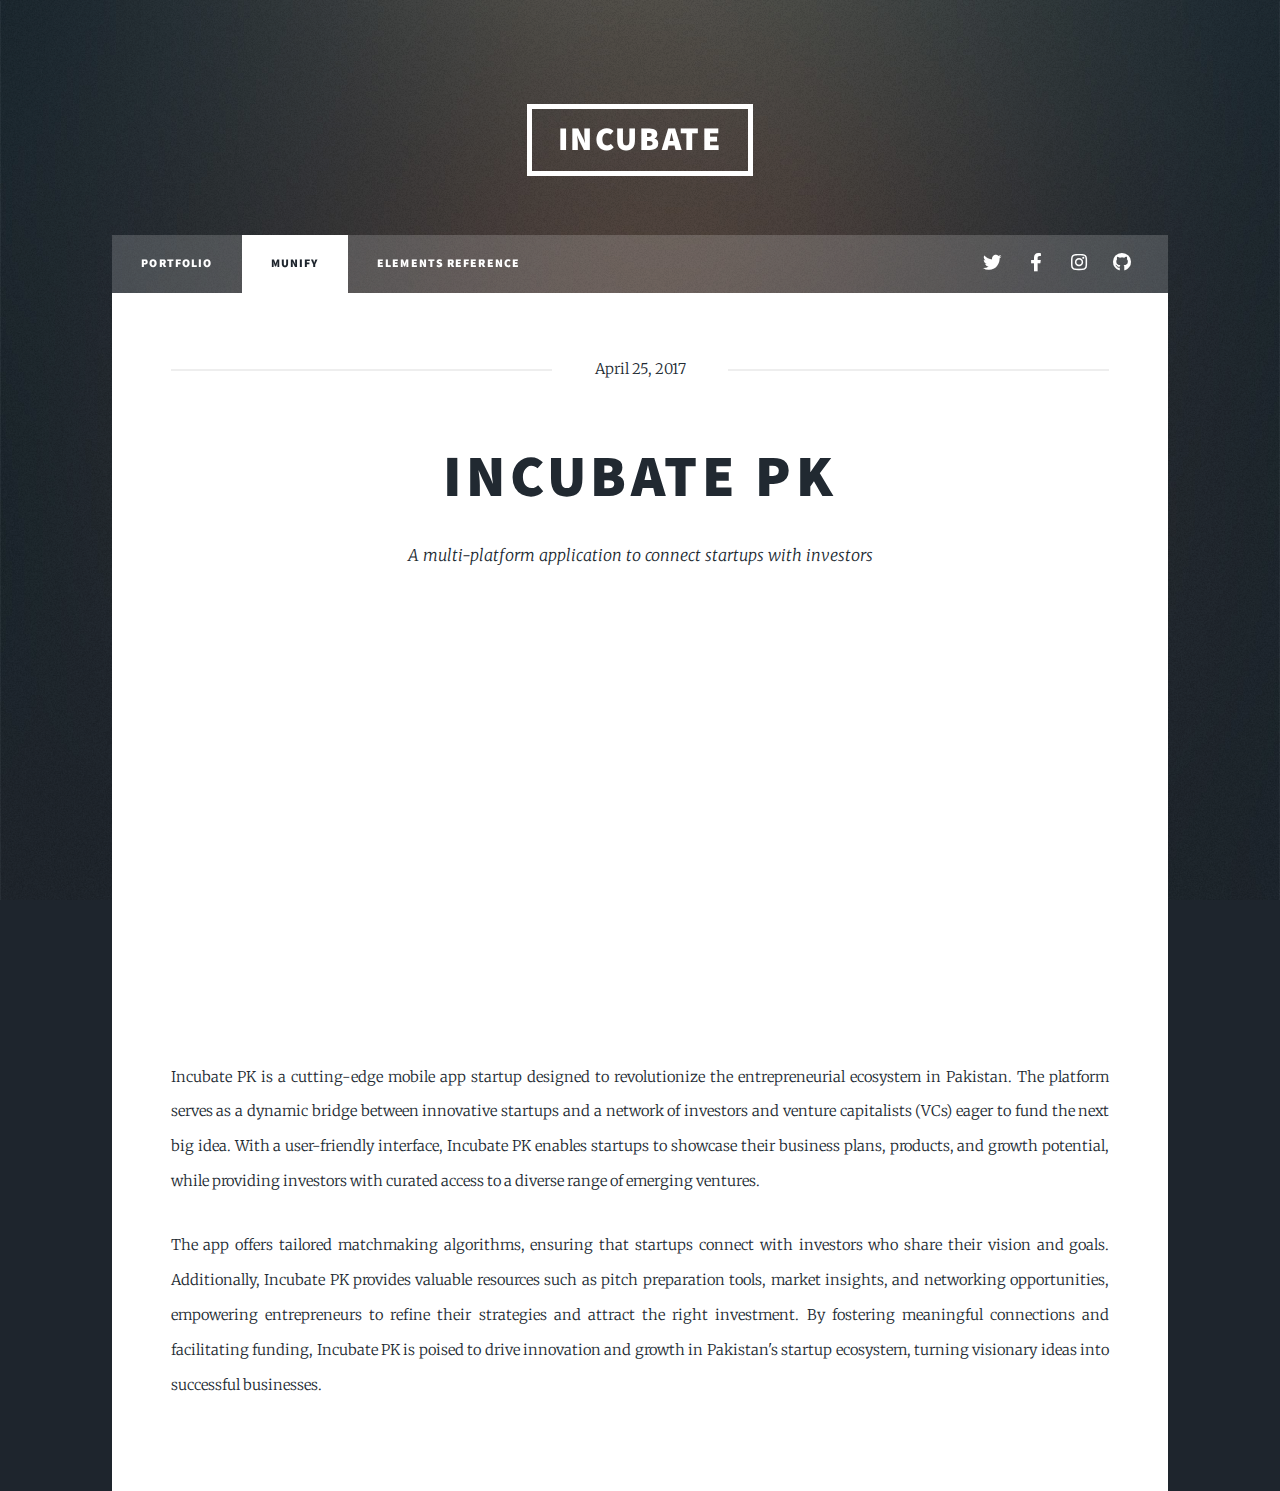
<file: incubate.html>
<!DOCTYPE HTML>
<!--
    Massively by HTML5 UP
    html5up.net | @ajlkn
    Free for personal and commercial use under the CCA 3.0 license (html5up.net/license)
-->
<html>
<head>
    <title>Generic Page - Massively by HTML5 UP</title>
    <meta charset="utf-8" />
    <meta name="viewport" content="width=device-width, initial-scale=1, user-scalable=no" />
    <link rel="stylesheet" href="assets/css/main.css" />
    <noscript><link rel="stylesheet" href="assets/css/noscript.css" /></noscript>
    <style>
        .mobile-phone-container {
            position: relative;
            max-width: 480px; /* Adjust as needed for your mobile phone frame size */
            margin: 0 auto;
            overflow: hidden;
            margin-bottom: 2rem; /* Add margin to separate video from text */
        }

        .mobile-frame {
            width: 100%;
            display: block;
        }

        .mobile-video {
            width: 480px; /* Adjust the width as needed */
            height: 480px;
            position: absolute;
            top: 50%;
            left: 50%;
            transform: translate(-50%, -50%);
        }
    </style>
</head>
<body class="is-preload">

<!-- Wrapper -->
<div id="wrapper">

    <!-- Header -->
    <header id="header">
        <a href="index.html" class="logo">Incubate</a>
    </header>

    <!-- Nav -->
    <nav id="nav">
        <ul class="links">
            <li><a href="index.html">Portfolio</a></li>
            <li class="active"><a href="munify.html">Munify</a></li>
            <li><a href="elements.html">Elements Reference</a></li>
        </ul>
        <ul class="icons">
            <li><a href="#" class="icon brands fa-twitter"><span class="label">Twitter</span></a></li>
            <li><a href="#" class="icon brands fa-facebook-f"><span class="label">Facebook</span></a></li>
            <li><a href="#" class="icon brands fa-instagram"><span class="label">Instagram</span></a></li>
            <li><a href="#" class="icon brands fa-github"><span class="label">GitHub</span></a></li>
        </ul>
    </nav>

    <!-- Main -->
    <div id="main">

        <!-- Post -->
        <section class="post">
            <header class="major">
                <span class="date">April 25, 2017</span>
                <h1>Incubate Pk<br />
                </h1>
                <p>A multi-platform application to connect startups with investors</p>
            </header>
            <!-- Replace the image with a video -->
            <div class="mobile-phone-container">
                <video autoplay loop muted playsinline class="mobile-video">
                    <source src="images/" type="video/mp4">
                    <!-- Add more source elements if needed for different video formats -->
                    Your browser does not support the video tag.
                </video>
            </div>
            <p>
                Incubate PK is a cutting-edge mobile app startup designed to revolutionize the entrepreneurial ecosystem in Pakistan. The platform serves as a dynamic bridge between innovative startups and a network of investors and venture capitalists (VCs) eager to fund the next big idea. With a user-friendly interface, Incubate PK enables startups to showcase their business plans, products, and growth potential, while providing investors with curated access to a diverse range of emerging ventures.
            </p>
            <p>
                The app offers tailored matchmaking algorithms, ensuring that startups connect with investors who share their vision and goals. Additionally, Incubate PK provides valuable resources such as pitch preparation tools, market insights, and networking opportunities, empowering entrepreneurs to refine their strategies and attract the right investment. By fostering meaningful connections and facilitating funding, Incubate PK is poised to drive innovation and growth in Pakistan's startup ecosystem, turning visionary ideas into successful businesses.
            </p>
        </section>

    </div>

    <!-- Scripts -->
    <script src="assets/js/jquery.min.js"></script>
    <script src="assets/js/jquery.scrollex.min.js"></script>
    <script src="assets/js/jquery.scrolly.min.js"></script>
    <script src="assets/js/browser.min.js"></script>
    <script src="assets/js/breakpoints.min.js"></script>
    <script src="assets/js/util.js"></script>
    <script src="assets/js/main.js"></script>

</body>
</html>
</file>
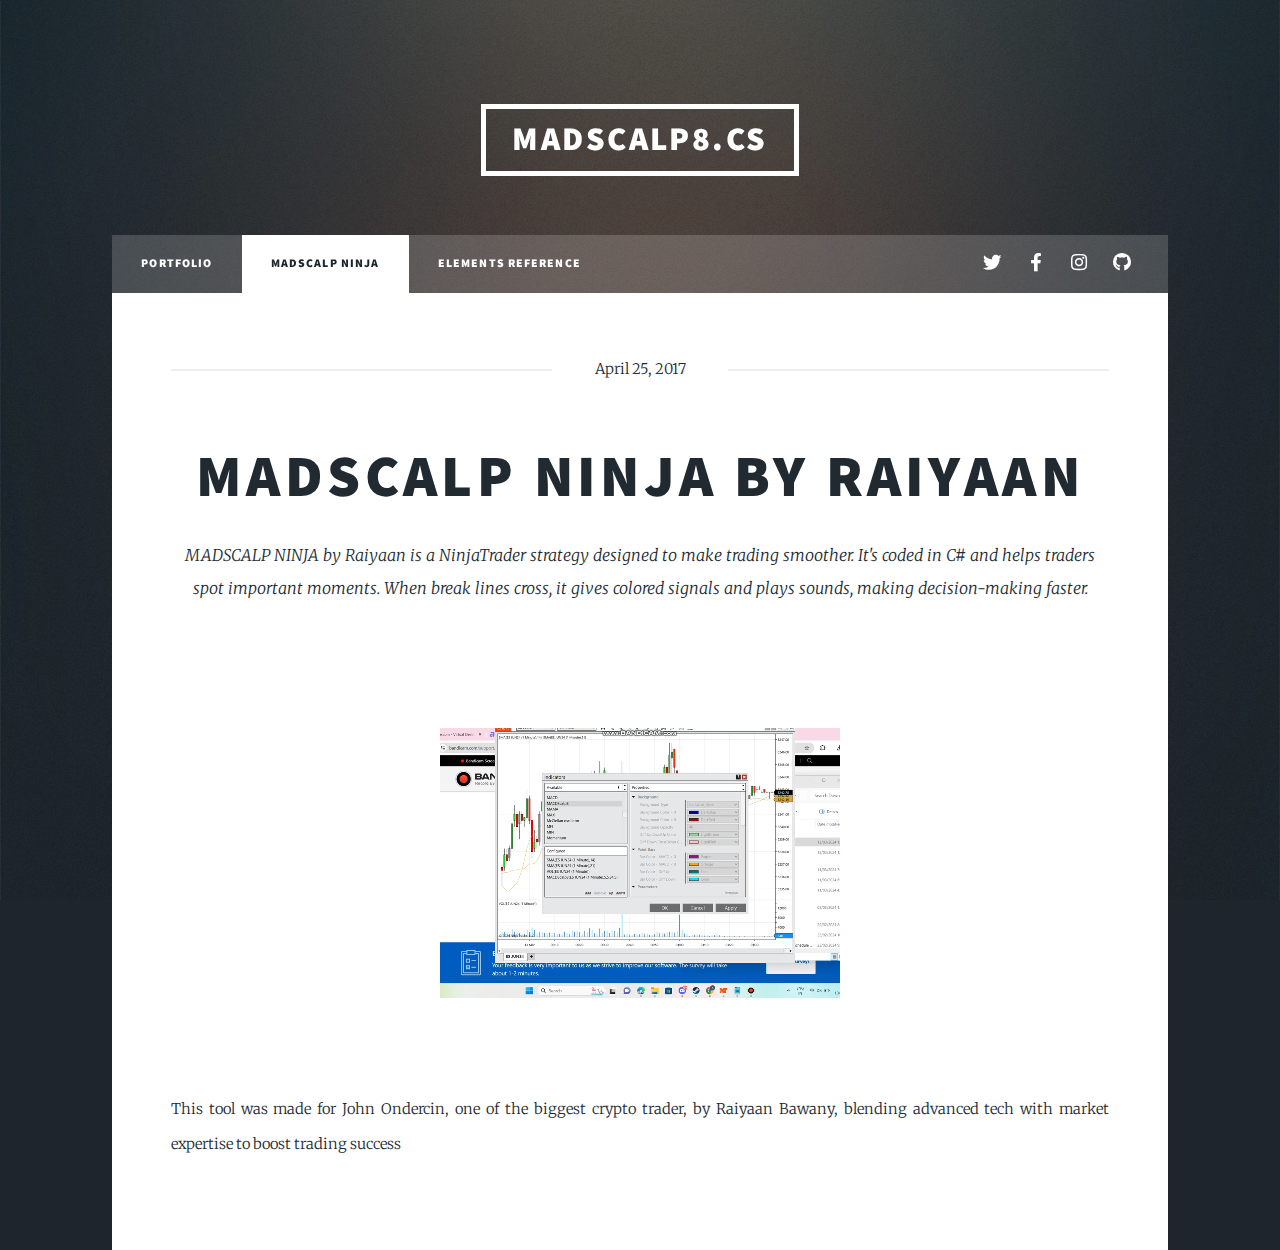
<file: Ninja.html>
<!DOCTYPE HTML>
<!--
    Massively by HTML5 UP
    html5up.net | @ajlkn
    Free for personal and commercial use under the CCA 3.0 license (html5up.net/license)
-->
<html>
<head>
    <title>Generic Page - Massively by HTML5 UP</title>
    <meta charset="utf-8" />
    <meta name="viewport" content="width=device-width, initial-scale=1, user-scalable=no" />
    <link rel="stylesheet" href="assets/css/main.css" />
    <noscript><link rel="stylesheet" href="assets/css/noscript.css" /></noscript>
    <style>
        .mobile-phone-container {
            position: relative;
            max-width: 480px; /* Adjust as needed for your mobile phone frame size */
            margin: 0 auto;
            overflow: hidden;
            margin-bottom: 2rem; /* Add margin to separate video from text */
        }

        .mobile-frame {
            width: 100%;
            display: block;
        }

        .mobile-video {
            width: 480px; /* Adjust the width as needed */
            height: 480px;
            position: absolute;
            top: 50%;
            left: 50%;
            transform: translate(-50%, -50%);
        }
    </style>
</head>
<body class="is-preload">

<!-- Wrapper -->
<div id="wrapper">

    <!-- Header -->
    <header id="header">
        <a href="index.html" class="logo">MADSCALP8.CS</a>
    </header>

    <!-- Nav -->
    <nav id="nav">
        <ul class="links">
            <li><a href="index.html">Portfolio</a></li>
            <li class="active"><a href="Ninja.html">MADSCALP NINJA</a></li>
            <li><a href="elements.html">Elements Reference</a></li>
        </ul>
        <ul class="icons">
            <li><a href="#" class="icon brands fa-twitter"><span class="label">Twitter</span></a></li>
            <li><a href="#" class="icon brands fa-facebook-f"><span class="label">Facebook</span></a></li>
            <li><a href="#" class="icon brands fa-instagram"><span class="label">Instagram</span></a></li>
            <li><a href="#" class="icon brands fa-github"><span class="label">GitHub</span></a></li>
        </ul>
    </nav>

    <!-- Main -->
    <div id="main">

        <!-- Post -->
        <section class="post">
            <header class="major">
                <span class="date">April 25, 2017</span>
                <h1>MADSCALP NINJA BY RAIYAAN<br />
                </h1>
                <p>MADSCALP NINJA by Raiyaan is a NinjaTrader strategy designed to make trading smoother. It's coded in C# and helps traders spot important moments. When break lines cross, it gives colored signals and plays sounds, making decision-making faster.







</p>
            </header>
            <!-- Replace the image with a video -->
            <div class="mobile-phone-container">
                <video autoplay loop muted playsinline class="mobile-video">
                    <source src="images/madscalp.mp4" type="video/mp4">
                    <!-- Add more source elements if needed for different video formats -->
                    Your browser does not support the video tag.
                </video>
            </div>
            <p>
            </p>
            <p>
This tool was made for John Ondercin, one of the biggest crypto trader, by Raiyaan Bawany, blending advanced tech with market expertise to boost trading success            </p>
        </section>

    </div>

    <!-- Scripts -->
    <script src="assets/js/jquery.min.js"></script>
    <script src="assets/js/jquery.scrollex.min.js"></script>
    <script src="assets/js/jquery.scrolly.min.js"></script>
    <script src="assets/js/browser.min.js"></script>
    <script src="assets/js/breakpoints.min.js"></script>
    <script src="assets/js/util.js"></script>
    <script src="assets/js/main.js"></script>

</body>
</html>
</file>
<file: assets/css/main.css>
@import url(fontawesome-all.min.css);
@import url("https://fonts.googleapis.com/css?family=Merriweather:300,700,300italic,700italic|Source+Sans+Pro:900");

/*
	Massively by HTML5 UP
	html5up.net | @ajlkn
	Free for personal and commercial use under the CCA 3.0 license (html5up.net/license)
*/

html, body, div, span, applet, object,
iframe, h1, h2, h3, h4, h5, h6, p, blockquote,
pre, a, abbr, acronym, address, big, cite,
code, del, dfn, em, img, ins, kbd, q, s, samp,
small, strike, strong, sub, sup, tt, var, b,
u, i, center, dl, dt, dd, ol, ul, li, fieldset,
form, label, legend, table, caption, tbody,
tfoot, thead, tr, th, td, article, aside,
canvas, details, embed, figure, figcaption,
footer, header, hgroup, menu, nav, output, ruby,
section, summary, time, mark, audio, video {
	margin: 0;
	padding: 0;
	border: 0;
	font-size: 100%;
	font: inherit;
	vertical-align: baseline;}

article, aside, details, figcaption, figure,
footer, header, hgroup, menu, nav, section {
	display: block;}

body {
	line-height: 1;
}

ol, ul {
	list-style: none;
}

blockquote, q {
	quotes: none;
}

	blockquote:before, blockquote:after, q:before, q:after {
		content: '';
		content: none;
	}

table {
	border-collapse: collapse;
	border-spacing: 0;
}

body {
	-webkit-text-size-adjust: none;
}

mark {
	background-color: transparent;
	color: inherit;
}

input::-moz-focus-inner {
	border: 0;
	padding: 0;
}

input, select, textarea {
	-moz-appearance: none;
	-webkit-appearance: none;
	-ms-appearance: none;
	appearance: none;
}

/* Basic */

	@-ms-viewport {
		width: device-width;
	}

	body {
		-ms-overflow-style: scrollbar;
	}

	@media screen and (max-width: 480px) {

		html, body {
			min-width: 320px;
		}

	}

	html {
		box-sizing: border-box;
	}

	*, *:before, *:after {
		box-sizing: inherit;
	}

	body {
		background-color: #1e252d;
	}

		body.is-preload *, body.is-preload *:before, body.is-preload *:after {
			-moz-animation: none !important;
			-webkit-animation: none !important;
			-ms-animation: none !important;
			animation: none !important;
			-moz-transition: none !important;
			-webkit-transition: none !important;
			-ms-transition: none !important;
			transition: none !important;
		}

/* Type */

	html {
		font-size: 16pt;
	}

		@media screen and (max-width: 1680px) {

			html {
				font-size: 12pt;
			}

		}

		@media screen and (max-width: 1280px) {

			html {
				font-size: 11pt;
			}

		}
		/* CSS for the mobile phone container */
.mobile-phone-container {
    width: 400px; /* Adjust width as needed */
    height: 400px; /* Adjust height as needed */
    position: relative;
    margin: 0 auto;
    overflow: hidden;
}
/* Add this CSS to your existing CSS file or within <style> tags in your HTML */
.mobile-phone-container {
    position: relative;
    width: 1;
    max-width: 480px; /* Adjust as needed for your mobile phone frame size */
    margin: 0 auto;
}

.mobile-frame {
    width: 100%;
    display: block;
}

.mobile-video {
    position: absolute;
    top: 5%; /* Adjust as needed to position the video within the frame */
    left: 5%; /* Adjust as needed to position the video within the frame */
    width: 90%; /* Adjust as needed to fit the video within the frame */
    height: auto;
}

/* CSS for the mobile phone image */
.mobile-phone-image {
    width: 100%;
    position: absolute;
    bottom: 0;
    left: 50%;
    transform: translateX(-50%);
}

/* Other existing CSS code */

/* Custom styles for the layout */
.image-right {
    float: right;
    margin-left: 20px;
    width: 40%;
}

.text-left {
    width: 55%;
    float: left;
}

@media screen and (max-width: 980px) {
    .image-right, .text-left {
        float: none;
        width: 100%;
        margin: 0;
    }
}

		@media screen and (max-width: 360px) {

			html {
				font-size: 10pt;
			}

		}

	body {
		color: #212931;
	}

	body, input, select, textarea {
		font-family: "Merriweather", Georgia, serif;
		font-weight: 300;
		font-size: 1rem;
		line-height: 2.375;
	}

	a {
		-moz-transition: color 0.2s ease-in-out, background-color 0.2s ease-in-out, border-color 0.2s ease-in-out, box-shadow 0.2s ease-in-out;
		-webkit-transition: color 0.2s ease-in-out, background-color 0.2s ease-in-out, border-color 0.2s ease-in-out, box-shadow 0.2s ease-in-out;
		-ms-transition: color 0.2s ease-in-out, background-color 0.2s ease-in-out, border-color 0.2s ease-in-out, box-shadow 0.2s ease-in-out;
		transition: color 0.2s ease-in-out, background-color 0.2s ease-in-out, border-color 0.2s ease-in-out, box-shadow 0.2s ease-in-out;
		border-bottom: dotted 1px;
		text-decoration: none;
	}

		a:hover {
			border-bottom-color: transparent;
		}

	strong, b {
		font-weight: 600;
	}

	em, i {
		font-style: italic;
	}

	p {
		text-align: justify;
		margin: 0 0 2rem 0;
	}

	h1, h2, h3, h4, h5, h6 {
		font-family: "Source Sans Pro", Helvetica, sans-serif;
		font-weight: 900;
		line-height: 1.5;
		letter-spacing: 0.075em;
		text-transform: uppercase;
		margin: 0 0 1rem 0;
	}

		h1 a, h2 a, h3 a, h4 a, h5 a, h6 a {
			border-bottom: 0;
			color: inherit;
			text-decoration: none;
		}

	h1 {
		font-size: 4rem;
		line-height: 1.1;
		margin: 0 0 2rem 0;
	}

	h2 {
		font-size: 1.75rem;
		line-height: 1.3;
		margin: 0 0 1.5rem 0;
	}

	h3 {
		font-size: 1.25rem;
		margin: 0 0 1.5rem 0;
	}

	h4 {
		font-size: 1rem;
	}

	h5 {
		font-size: 0.9rem;
	}

	h6 {
		font-size: 0.8rem;
	}

	sub {
		font-size: 0.8rem;
		position: relative;
		top: 0.5rem;
	}

	sup {
		font-size: 0.8rem;
		position: relative;
		top: -0.5rem;
	}

	blockquote {
		border-left: solid 4px;
		font-style: italic;
		margin: 0 0 2rem 0;
		padding: 0.5rem 0 0.5rem 2rem;
	}

	code {
		border: solid 2px;
		font-family: "Courier New", monospace;
		font-size: 0.9rem;
		margin: 0 0.25rem;
		padding: 0.25rem 0.65rem;
	}

	pre {
		-webkit-overflow-scrolling: touch;
		font-family: "Courier New", monospace;
		font-size: 0.9rem;
		margin: 0 0 2rem 0;
	}

		pre code {
			display: block;
			line-height: 1.75;
			padding: 1rem 1.5rem;
			overflow-x: auto;
		}

	hr {
		border: 0;
		border-bottom: solid 2px;
		margin: 3rem 0;
	}

		hr.major {
			margin: 5rem 0;
		}

	.align-left {
		text-align: left;
	}

	.align-center {
		text-align: center;
	}

	.align-right {
		text-align: right;
	}

	input, select, textarea {
		color: #212931;
	}

	a {
		color: #212931;
		border-bottom-color: rgba(33, 41, 49, 0.5);
	}

		a:hover {
			border-bottom-color: transparent;
			color: #18bfef !important;
		}

	strong, b {
		color: #212931;
	}

	h1, h2, h3, h4, h5, h6 {
		color: #212931;
	}

	blockquote {
		border-left-color: #eeeeee;
	}

	code {
		background: rgba(220, 220, 220, 0.25);
		border-color: #eeeeee;
	}

	hr {
		border-bottom-color: #eeeeee;
	}

/* Row */

	.row {
		display: flex;
		flex-wrap: wrap;
		box-sizing: border-box;
		align-items: stretch;
	}

		.row > * {
			box-sizing: border-box;
		}

		.row.gtr-uniform > * > :last-child {
			margin-bottom: 0;
		}

		.row.aln-left {
			justify-content: flex-start;
		}

		.row.aln-center {
			justify-content: center;
		}

		.row.aln-right {
			justify-content: flex-end;
		}

		.row.aln-top {
			align-items: flex-start;
		}

		.row.aln-middle {
			align-items: center;
		}

		.row.aln-bottom {
			align-items: flex-end;
		}

		.row > .imp {
			order: -1;
		}

		.row > .col-1 {
			width: 8.33333%;
		}

		.row > .off-1 {
			margin-left: 8.33333%;
		}

		.row > .col-2 {
			width: 16.66667%;
		}

		.row > .off-2 {
			margin-left: 16.66667%;
		}

		.row > .col-3 {
			width: 25%;
		}

		.row > .off-3 {
			margin-left: 25%;
		}

		.row > .col-4 {
			width: 33.33333%;
		}

		.row > .off-4 {
			margin-left: 33.33333%;
		}

		.row > .col-5 {
			width: 41.66667%;
		}

		.row > .off-5 {
			margin-left: 41.66667%;
		}

		.row > .col-6 {
			width: 50%;
		}

		.row > .off-6 {
			margin-left: 50%;
		}

		.row > .col-7 {
			width: 58.33333%;
		}

		.row > .off-7 {
			margin-left: 58.33333%;
		}

		.row > .col-8 {
			width: 66.66667%;
		}

		.row > .off-8 {
			margin-left: 66.66667%;
		}

		.row > .col-9 {
			width: 75%;
		}

		.row > .off-9 {
			margin-left: 75%;
		}

		.row > .col-10 {
			width: 83.33333%;
		}

		.row > .off-10 {
			margin-left: 83.33333%;
		}

		.row > .col-11 {
			width: 91.66667%;
		}

		.row > .off-11 {
			margin-left: 91.66667%;
		}

		.row > .col-12 {
			width: 100%;
		}

		.row > .off-12 {
			margin-left: 100%;
		}

		.row.gtr-0 {
			margin-top: 0;
			margin-left: 0rem;
		}

			.row.gtr-0 > * {
				padding: 0 0 0 0rem;
			}

			.row.gtr-0.gtr-uniform {
				margin-top: 0rem;
			}

				.row.gtr-0.gtr-uniform > * {
					padding-top: 0rem;
				}

		.row.gtr-25 {
			margin-top: 0;
			margin-left: -0.375rem;
		}

			.row.gtr-25 > * {
				padding: 0 0 0 0.375rem;
			}

			.row.gtr-25.gtr-uniform {
				margin-top: -0.375rem;
			}

				.row.gtr-25.gtr-uniform > * {
					padding-top: 0.375rem;
				}

		.row.gtr-50 {
			margin-top: 0;
			margin-left: -0.75rem;
		}

			.row.gtr-50 > * {
				padding: 0 0 0 0.75rem;
			}

			.row.gtr-50.gtr-uniform {
				margin-top: -0.75rem;
			}

				.row.gtr-50.gtr-uniform > * {
					padding-top: 0.75rem;
				}

		.row {
			margin-top: 0;
			margin-left: -1.5rem;
		}

			.row > * {
				padding: 0 0 0 1.5rem;
			}

			.row.gtr-uniform {
				margin-top: -1.5rem;
			}

				.row.gtr-uniform > * {
					padding-top: 1.5rem;
				}

		.row.gtr-150 {
			margin-top: 0;
			margin-left: -2.25rem;
		}

			.row.gtr-150 > * {
				padding: 0 0 0 2.25rem;
			}

			.row.gtr-150.gtr-uniform {
				margin-top: -2.25rem;
			}

				.row.gtr-150.gtr-uniform > * {
					padding-top: 2.25rem;
				}

		.row.gtr-200 {
			margin-top: 0;
			margin-left: -3rem;
		}

			.row.gtr-200 > * {
				padding: 0 0 0 3rem;
			}

			.row.gtr-200.gtr-uniform {
				margin-top: -3rem;
			}

				.row.gtr-200.gtr-uniform > * {
					padding-top: 3rem;
				}

		@media screen and (max-width: 1680px) {

			.row {
				display: flex;
				flex-wrap: wrap;
				box-sizing: border-box;
				align-items: stretch;
			}

				.row > * {
					box-sizing: border-box;
				}

				.row.gtr-uniform > * > :last-child {
					margin-bottom: 0;
				}

				.row.aln-left {
					justify-content: flex-start;
				}

				.row.aln-center {
					justify-content: center;
				}

				.row.aln-right {
					justify-content: flex-end;
				}

				.row.aln-top {
					align-items: flex-start;
				}

				.row.aln-middle {
					align-items: center;
				}

				.row.aln-bottom {
					align-items: flex-end;
				}

				.row > .imp-xlarge {
					order: -1;
				}

				.row > .col-1-xlarge {
					width: 8.33333%;
				}

				.row > .off-1-xlarge {
					margin-left: 8.33333%;
				}

				.row > .col-2-xlarge {
					width: 16.66667%;
				}

				.row > .off-2-xlarge {
					margin-left: 16.66667%;
				}

				.row > .col-3-xlarge {
					width: 25%;
				}

				.row > .off-3-xlarge {
					margin-left: 25%;
				}

				.row > .col-4-xlarge {
					width: 33.33333%;
				}

				.row > .off-4-xlarge {
					margin-left: 33.33333%;
				}

				.row > .col-5-xlarge {
					width: 41.66667%;
				}

				.row > .off-5-xlarge {
					margin-left: 41.66667%;
				}

				.row > .col-6-xlarge {
					width: 50%;
				}

				.row > .off-6-xlarge {
					margin-left: 50%;
				}

				.row > .col-7-xlarge {
					width: 58.33333%;
				}

				.row > .off-7-xlarge {
					margin-left: 58.33333%;
				}

				.row > .col-8-xlarge {
					width: 66.66667%;
				}

				.row > .off-8-xlarge {
					margin-left: 66.66667%;
				}

				.row > .col-9-xlarge {
					width: 75%;
				}

				.row > .off-9-xlarge {
					margin-left: 75%;
				}

				.row > .col-10-xlarge {
					width: 83.33333%;
				}

				.row > .off-10-xlarge {
					margin-left: 83.33333%;
				}

				.row > .col-11-xlarge {
					width: 91.66667%;
				}

				.row > .off-11-xlarge {
					margin-left: 91.66667%;
				}

				.row > .col-12-xlarge {
					width: 100%;
				}

				.row > .off-12-xlarge {
					margin-left: 100%;
				}

				.row.gtr-0 {
					margin-top: 0;
					margin-left: 0rem;
				}

					.row.gtr-0 > * {
						padding: 0 0 0 0rem;
					}

					.row.gtr-0.gtr-uniform {
						margin-top: 0rem;
					}

						.row.gtr-0.gtr-uniform > * {
							padding-top: 0rem;
						}

				.row.gtr-25 {
					margin-top: 0;
					margin-left: -0.375rem;
				}

					.row.gtr-25 > * {
						padding: 0 0 0 0.375rem;
					}

					.row.gtr-25.gtr-uniform {
						margin-top: -0.375rem;
					}

						.row.gtr-25.gtr-uniform > * {
							padding-top: 0.375rem;
						}

				.row.gtr-50 {
					margin-top: 0;
					margin-left: -0.75rem;
				}

					.row.gtr-50 > * {
						padding: 0 0 0 0.75rem;
					}

					.row.gtr-50.gtr-uniform {
						margin-top: -0.75rem;
					}

						.row.gtr-50.gtr-uniform > * {
							padding-top: 0.75rem;
						}

				.row {
					margin-top: 0;
					margin-left: -1.5rem;
				}

					.row > * {
						padding: 0 0 0 1.5rem;
					}

					.row.gtr-uniform {
						margin-top: -1.5rem;
					}

						.row.gtr-uniform > * {
							padding-top: 1.5rem;
						}

				.row.gtr-150 {
					margin-top: 0;
					margin-left: -2.25rem;
				}

					.row.gtr-150 > * {
						padding: 0 0 0 2.25rem;
					}

					.row.gtr-150.gtr-uniform {
						margin-top: -2.25rem;
					}

						.row.gtr-150.gtr-uniform > * {
							padding-top: 2.25rem;
						}

				.row.gtr-200 {
					margin-top: 0;
					margin-left: -3rem;
				}

					.row.gtr-200 > * {
						padding: 0 0 0 3rem;
					}

					.row.gtr-200.gtr-uniform {
						margin-top: -3rem;
					}

						.row.gtr-200.gtr-uniform > * {
							padding-top: 3rem;
						}

		}

		@media screen and (max-width: 1280px) {

			.row {
				display: flex;
				flex-wrap: wrap;
				box-sizing: border-box;
				align-items: stretch;
			}

				.row > * {
					box-sizing: border-box;
				}

				.row.gtr-uniform > * > :last-child {
					margin-bottom: 0;
				}

				.row.aln-left {
					justify-content: flex-start;
				}

				.row.aln-center {
					justify-content: center;
				}

				.row.aln-right {
					justify-content: flex-end;
				}

				.row.aln-top {
					align-items: flex-start;
				}

				.row.aln-middle {
					align-items: center;
				}

				.row.aln-bottom {
					align-items: flex-end;
				}

				.row > .imp-large {
					order: -1;
				}

				.row > .col-1-large {
					width: 8.33333%;
				}

				.row > .off-1-large {
					margin-left: 8.33333%;
				}

				.row > .col-2-large {
					width: 16.66667%;
				}

				.row > .off-2-large {
					margin-left: 16.66667%;
				}

				.row > .col-3-large {
					width: 25%;
				}

				.row > .off-3-large {
					margin-left: 25%;
				}

				.row > .col-4-large {
					width: 33.33333%;
				}

				.row > .off-4-large {
					margin-left: 33.33333%;
				}

				.row > .col-5-large {
					width: 41.66667%;
				}

				.row > .off-5-large {
					margin-left: 41.66667%;
				}

				.row > .col-6-large {
					width: 50%;
				}

				.row > .off-6-large {
					margin-left: 50%;
				}

				.row > .col-7-large {
					width: 58.33333%;
				}

				.row > .off-7-large {
					margin-left: 58.33333%;
				}

				.row > .col-8-large {
					width: 66.66667%;
				}

				.row > .off-8-large {
					margin-left: 66.66667%;
				}

				.row > .col-9-large {
					width: 75%;
				}

				.row > .off-9-large {
					margin-left: 75%;
				}

				.row > .col-10-large {
					width: 83.33333%;
				}

				.row > .off-10-large {
					margin-left: 83.33333%;
				}

				.row > .col-11-large {
					width: 91.66667%;
				}

				.row > .off-11-large {
					margin-left: 91.66667%;
				}

				.row > .col-12-large {
					width: 100%;
				}

				.row > .off-12-large {
					margin-left: 100%;
				}

				.row.gtr-0 {
					margin-top: 0;
					margin-left: 0rem;
				}

					.row.gtr-0 > * {
						padding: 0 0 0 0rem;
					}

					.row.gtr-0.gtr-uniform {
						margin-top: 0rem;
					}

						.row.gtr-0.gtr-uniform > * {
							padding-top: 0rem;
						}

				.row.gtr-25 {
					margin-top: 0;
					margin-left: -0.375rem;
				}

					.row.gtr-25 > * {
						padding: 0 0 0 0.375rem;
					}

					.row.gtr-25.gtr-uniform {
						margin-top: -0.375rem;
					}

						.row.gtr-25.gtr-uniform > * {
							padding-top: 0.375rem;
						}

				.row.gtr-50 {
					margin-top: 0;
					margin-left: -0.75rem;
				}

					.row.gtr-50 > * {
						padding: 0 0 0 0.75rem;
					}

					.row.gtr-50.gtr-uniform {
						margin-top: -0.75rem;
					}

						.row.gtr-50.gtr-uniform > * {
							padding-top: 0.75rem;
						}

				.row {
					margin-top: 0;
					margin-left: -1.5rem;
				}

					.row > * {
						padding: 0 0 0 1.5rem;
					}

					.row.gtr-uniform {
						margin-top: -1.5rem;
					}

						.row.gtr-uniform > * {
							padding-top: 1.5rem;
						}

				.row.gtr-150 {
					margin-top: 0;
					margin-left: -2.25rem;
				}

					.row.gtr-150 > * {
						padding: 0 0 0 2.25rem;
					}

					.row.gtr-150.gtr-uniform {
						margin-top: -2.25rem;
					}

						.row.gtr-150.gtr-uniform > * {
							padding-top: 2.25rem;
						}

				.row.gtr-200 {
					margin-top: 0;
					margin-left: -3rem;
				}

					.row.gtr-200 > * {
						padding: 0 0 0 3rem;
					}

					.row.gtr-200.gtr-uniform {
						margin-top: -3rem;
					}

						.row.gtr-200.gtr-uniform > * {
							padding-top: 3rem;
						}

		}

		@media screen and (max-width: 980px) {

			.row {
				display: flex;
				flex-wrap: wrap;
				box-sizing: border-box;
				align-items: stretch;
			}

				.row > * {
					box-sizing: border-box;
				}

				.row.gtr-uniform > * > :last-child {
					margin-bottom: 0;
				}

				.row.aln-left {
					justify-content: flex-start;
				}

				.row.aln-center {
					justify-content: center;
				}

				.row.aln-right {
					justify-content: flex-end;
				}

				.row.aln-top {
					align-items: flex-start;
				}

				.row.aln-middle {
					align-items: center;
				}

				.row.aln-bottom {
					align-items: flex-end;
				}

				.row > .imp-medium {
					order: -1;
				}

				.row > .col-1-medium {
					width: 8.33333%;
				}

				.row > .off-1-medium {
					margin-left: 8.33333%;
				}

				.row > .col-2-medium {
					width: 16.66667%;
				}

				.row > .off-2-medium {
					margin-left: 16.66667%;
				}

				.row > .col-3-medium {
					width: 25%;
				}

				.row > .off-3-medium {
					margin-left: 25%;
				}

				.row > .col-4-medium {
					width: 33.33333%;
				}

				.row > .off-4-medium {
					margin-left: 33.33333%;
				}

				.row > .col-5-medium {
					width: 41.66667%;
				}

				.row > .off-5-medium {
					margin-left: 41.66667%;
				}

				.row > .col-6-medium {
					width: 50%;
				}

				.row > .off-6-medium {
					margin-left: 50%;
				}

				.row > .col-7-medium {
					width: 58.33333%;
				}

				.row > .off-7-medium {
					margin-left: 58.33333%;
				}

				.row > .col-8-medium {
					width: 66.66667%;
				}

				.row > .off-8-medium {
					margin-left: 66.66667%;
				}

				.row > .col-9-medium {
					width: 75%;
				}

				.row > .off-9-medium {
					margin-left: 75%;
				}

				.row > .col-10-medium {
					width: 83.33333%;
				}

				.row > .off-10-medium {
					margin-left: 83.33333%;
				}

				.row > .col-11-medium {
					width: 91.66667%;
				}

				.row > .off-11-medium {
					margin-left: 91.66667%;
				}

				.row > .col-12-medium {
					width: 100%;
				}

				.row > .off-12-medium {
					margin-left: 100%;
				}

				.row.gtr-0 {
					margin-top: 0;
					margin-left: 0rem;
				}

					.row.gtr-0 > * {
						padding: 0 0 0 0rem;
					}

					.row.gtr-0.gtr-uniform {
						margin-top: 0rem;
					}

						.row.gtr-0.gtr-uniform > * {
							padding-top: 0rem;
						}

				.row.gtr-25 {
					margin-top: 0;
					margin-left: -0.375rem;
				}

					.row.gtr-25 > * {
						padding: 0 0 0 0.375rem;
					}

					.row.gtr-25.gtr-uniform {
						margin-top: -0.375rem;
					}

						.row.gtr-25.gtr-uniform > * {
							padding-top: 0.375rem;
						}

				.row.gtr-50 {
					margin-top: 0;
					margin-left: -0.75rem;
				}

					.row.gtr-50 > * {
						padding: 0 0 0 0.75rem;
					}

					.row.gtr-50.gtr-uniform {
						margin-top: -0.75rem;
					}

						.row.gtr-50.gtr-uniform > * {
							padding-top: 0.75rem;
						}

				.row {
					margin-top: 0;
					margin-left: -1.5rem;
				}

					.row > * {
						padding: 0 0 0 1.5rem;
					}

					.row.gtr-uniform {
						margin-top: -1.5rem;
					}

						.row.gtr-uniform > * {
							padding-top: 1.5rem;
						}

				.row.gtr-150 {
					margin-top: 0;
					margin-left: -2.25rem;
				}

					.row.gtr-150 > * {
						padding: 0 0 0 2.25rem;
					}

					.row.gtr-150.gtr-uniform {
						margin-top: -2.25rem;
					}

						.row.gtr-150.gtr-uniform > * {
							padding-top: 2.25rem;
						}

				.row.gtr-200 {
					margin-top: 0;
					margin-left: -3rem;
				}

					.row.gtr-200 > * {
						padding: 0 0 0 3rem;
					}

					.row.gtr-200.gtr-uniform {
						margin-top: -3rem;
					}

						.row.gtr-200.gtr-uniform > * {
							padding-top: 3rem;
						}

		}

		@media screen and (max-width: 736px) {

			.row {
				display: flex;
				flex-wrap: wrap;
				box-sizing: border-box;
				align-items: stretch;
			}

				.row > * {
					box-sizing: border-box;
				}

				.row.gtr-uniform > * > :last-child {
					margin-bottom: 0;
				}

				.row.aln-left {
					justify-content: flex-start;
				}

				.row.aln-center {
					justify-content: center;
				}

				.row.aln-right {
					justify-content: flex-end;
				}

				.row.aln-top {
					align-items: flex-start;
				}

				.row.aln-middle {
					align-items: center;
				}

				.row.aln-bottom {
					align-items: flex-end;
				}

				.row > .imp-small {
					order: -1;
				}

				.row > .col-1-small {
					width: 8.33333%;
				}

				.row > .off-1-small {
					margin-left: 8.33333%;
				}

				.row > .col-2-small {
					width: 16.66667%;
				}

				.row > .off-2-small {
					margin-left: 16.66667%;
				}

				.row > .col-3-small {
					width: 25%;
				}

				.row > .off-3-small {
					margin-left: 25%;
				}

				.row > .col-4-small {
					width: 33.33333%;
				}

				.row > .off-4-small {
					margin-left: 33.33333%;
				}

				.row > .col-5-small {
					width: 41.66667%;
				}

				.row > .off-5-small {
					margin-left: 41.66667%;
				}

				.row > .col-6-small {
					width: 50%;
				}

				.row > .off-6-small {
					margin-left: 50%;
				}

				.row > .col-7-small {
					width: 58.33333%;
				}

				.row > .off-7-small {
					margin-left: 58.33333%;
				}

				.row > .col-8-small {
					width: 66.66667%;
				}

				.row > .off-8-small {
					margin-left: 66.66667%;
				}

				.row > .col-9-small {
					width: 75%;
				}

				.row > .off-9-small {
					margin-left: 75%;
				}

				.row > .col-10-small {
					width: 83.33333%;
				}

				.row > .off-10-small {
					margin-left: 83.33333%;
				}

				.row > .col-11-small {
					width: 91.66667%;
				}

				.row > .off-11-small {
					margin-left: 91.66667%;
				}

				.row > .col-12-small {
					width: 100%;
				}

				.row > .off-12-small {
					margin-left: 100%;
				}

				.row.gtr-0 {
					margin-top: 0;
					margin-left: 0rem;
				}

					.row.gtr-0 > * {
						padding: 0 0 0 0rem;
					}

					.row.gtr-0.gtr-uniform {
						margin-top: 0rem;
					}

						.row.gtr-0.gtr-uniform > * {
							padding-top: 0rem;
						}

				.row.gtr-25 {
					margin-top: 0;
					margin-left: -0.375rem;
				}

					.row.gtr-25 > * {
						padding: 0 0 0 0.375rem;
					}

					.row.gtr-25.gtr-uniform {
						margin-top: -0.375rem;
					}

						.row.gtr-25.gtr-uniform > * {
							padding-top: 0.375rem;
						}

				.row.gtr-50 {
					margin-top: 0;
					margin-left: -0.75rem;
				}

					.row.gtr-50 > * {
						padding: 0 0 0 0.75rem;
					}

					.row.gtr-50.gtr-uniform {
						margin-top: -0.75rem;
					}

						.row.gtr-50.gtr-uniform > * {
							padding-top: 0.75rem;
						}

				.row {
					margin-top: 0;
					margin-left: -1.5rem;
				}

					.row > * {
						padding: 0 0 0 1.5rem;
					}

					.row.gtr-uniform {
						margin-top: -1.5rem;
					}

						.row.gtr-uniform > * {
							padding-top: 1.5rem;
						}

				.row.gtr-150 {
					margin-top: 0;
					margin-left: -2.25rem;
				}

					.row.gtr-150 > * {
						padding: 0 0 0 2.25rem;
					}

					.row.gtr-150.gtr-uniform {
						margin-top: -2.25rem;
					}

						.row.gtr-150.gtr-uniform > * {
							padding-top: 2.25rem;
						}

				.row.gtr-200 {
					margin-top: 0;
					margin-left: -3rem;
				}

					.row.gtr-200 > * {
						padding: 0 0 0 3rem;
					}

					.row.gtr-200.gtr-uniform {
						margin-top: -3rem;
					}

						.row.gtr-200.gtr-uniform > * {
							padding-top: 3rem;
						}

		}

		@media screen and (max-width: 480px) {

			.row {
				display: flex;
				flex-wrap: wrap;
				box-sizing: border-box;
				align-items: stretch;
			}

				.row > * {
					box-sizing: border-box;
				}

				.row.gtr-uniform > * > :last-child {
					margin-bottom: 0;
				}

				.row.aln-left {
					justify-content: flex-start;
				}

				.row.aln-center {
					justify-content: center;
				}

				.row.aln-right {
					justify-content: flex-end;
				}

				.row.aln-top {
					align-items: flex-start;
				}

				.row.aln-middle {
					align-items: center;
				}

				.row.aln-bottom {
					align-items: flex-end;
				}

				.row > .imp-xsmall {
					order: -1;
				}

				.row > .col-1-xsmall {
					width: 8.33333%;
				}

				.row > .off-1-xsmall {
					margin-left: 8.33333%;
				}

				.row > .col-2-xsmall {
					width: 16.66667%;
				}

				.row > .off-2-xsmall {
					margin-left: 16.66667%;
				}

				.row > .col-3-xsmall {
					width: 25%;
				}

				.row > .off-3-xsmall {
					margin-left: 25%;
				}

				.row > .col-4-xsmall {
					width: 33.33333%;
				}

				.row > .off-4-xsmall {
					margin-left: 33.33333%;
				}

				.row > .col-5-xsmall {
					width: 41.66667%;
				}

				.row > .off-5-xsmall {
					margin-left: 41.66667%;
				}

				.row > .col-6-xsmall {
					width: 50%;
				}

				.row > .off-6-xsmall {
					margin-left: 50%;
				}

				.row > .col-7-xsmall {
					width: 58.33333%;
				}

				.row > .off-7-xsmall {
					margin-left: 58.33333%;
				}

				.row > .col-8-xsmall {
					width: 66.66667%;
				}

				.row > .off-8-xsmall {
					margin-left: 66.66667%;
				}

				.row > .col-9-xsmall {
					width: 75%;
				}

				.row > .off-9-xsmall {
					margin-left: 75%;
				}

				.row > .col-10-xsmall {
					width: 83.33333%;
				}

				.row > .off-10-xsmall {
					margin-left: 83.33333%;
				}

				.row > .col-11-xsmall {
					width: 91.66667%;
				}

				.row > .off-11-xsmall {
					margin-left: 91.66667%;
				}

				.row > .col-12-xsmall {
					width: 100%;
				}

				.row > .off-12-xsmall {
					margin-left: 100%;
				}

				.row.gtr-0 {
					margin-top: 0;
					margin-left: 0rem;
				}

					.row.gtr-0 > * {
						padding: 0 0 0 0rem;
					}

					.row.gtr-0.gtr-uniform {
						margin-top: 0rem;
					}

						.row.gtr-0.gtr-uniform > * {
							padding-top: 0rem;
						}

				.row.gtr-25 {
					margin-top: 0;
					margin-left: -0.375rem;
				}

					.row.gtr-25 > * {
						padding: 0 0 0 0.375rem;
					}

					.row.gtr-25.gtr-uniform {
						margin-top: -0.375rem;
					}

						.row.gtr-25.gtr-uniform > * {
							padding-top: 0.375rem;
						}

				.row.gtr-50 {
					margin-top: 0;
					margin-left: -0.75rem;
				}

					.row.gtr-50 > * {
						padding: 0 0 0 0.75rem;
					}

					.row.gtr-50.gtr-uniform {
						margin-top: -0.75rem;
					}

						.row.gtr-50.gtr-uniform > * {
							padding-top: 0.75rem;
						}

				.row {
					margin-top: 0;
					margin-left: -1.5rem;
				}

					.row > * {
						padding: 0 0 0 1.5rem;
					}

					.row.gtr-uniform {
						margin-top: -1.5rem;
					}

						.row.gtr-uniform > * {
							padding-top: 1.5rem;
						}

				.row.gtr-150 {
					margin-top: 0;
					margin-left: -2.25rem;
				}

					.row.gtr-150 > * {
						padding: 0 0 0 2.25rem;
					}

					.row.gtr-150.gtr-uniform {
						margin-top: -2.25rem;
					}

						.row.gtr-150.gtr-uniform > * {
							padding-top: 2.25rem;
						}

				.row.gtr-200 {
					margin-top: 0;
					margin-left: -3rem;
				}

					.row.gtr-200 > * {
						padding: 0 0 0 3rem;
					}

					.row.gtr-200.gtr-uniform {
						margin-top: -3rem;
					}

						.row.gtr-200.gtr-uniform > * {
							padding-top: 3rem;
						}

		}

		@media screen and (max-width: 360px) {

			.row {
				display: flex;
				flex-wrap: wrap;
				box-sizing: border-box;
				align-items: stretch;
			}

				.row > * {
					box-sizing: border-box;
				}

				.row.gtr-uniform > * > :last-child {
					margin-bottom: 0;
				}

				.row.aln-left {
					justify-content: flex-start;
				}

				.row.aln-center {
					justify-content: center;
				}

				.row.aln-right {
					justify-content: flex-end;
				}

				.row.aln-top {
					align-items: flex-start;
				}

				.row.aln-middle {
					align-items: center;
				}

				.row.aln-bottom {
					align-items: flex-end;
				}

				.row > .imp-xxsmall {
					order: -1;
				}

				.row > .col-1-xxsmall {
					width: 8.33333%;
				}

				.row > .off-1-xxsmall {
					margin-left: 8.33333%;
				}

				.row > .col-2-xxsmall {
					width: 16.66667%;
				}

				.row > .off-2-xxsmall {
					margin-left: 16.66667%;
				}

				.row > .col-3-xxsmall {
					width: 25%;
				}

				.row > .off-3-xxsmall {
					margin-left: 25%;
				}

				.row > .col-4-xxsmall {
					width: 33.33333%;
				}

				.row > .off-4-xxsmall {
					margin-left: 33.33333%;
				}

				.row > .col-5-xxsmall {
					width: 41.66667%;
				}

				.row > .off-5-xxsmall {
					margin-left: 41.66667%;
				}

				.row > .col-6-xxsmall {
					width: 50%;
				}

				.row > .off-6-xxsmall {
					margin-left: 50%;
				}

				.row > .col-7-xxsmall {
					width: 58.33333%;
				}

				.row > .off-7-xxsmall {
					margin-left: 58.33333%;
				}

				.row > .col-8-xxsmall {
					width: 66.66667%;
				}

				.row > .off-8-xxsmall {
					margin-left: 66.66667%;
				}

				.row > .col-9-xxsmall {
					width: 75%;
				}

				.row > .off-9-xxsmall {
					margin-left: 75%;
				}

				.row > .col-10-xxsmall {
					width: 83.33333%;
				}

				.row > .off-10-xxsmall {
					margin-left: 83.33333%;
				}

				.row > .col-11-xxsmall {
					width: 91.66667%;
				}

				.row > .off-11-xxsmall {
					margin-left: 91.66667%;
				}

				.row > .col-12-xxsmall {
					width: 100%;
				}

				.row > .off-12-xxsmall {
					margin-left: 100%;
				}

				.row.gtr-0 {
					margin-top: 0;
					margin-left: 0rem;
				}

					.row.gtr-0 > * {
						padding: 0 0 0 0rem;
					}

					.row.gtr-0.gtr-uniform {
						margin-top: 0rem;
					}

						.row.gtr-0.gtr-uniform > * {
							padding-top: 0rem;
						}

				.row.gtr-25 {
					margin-top: 0;
					margin-left: -0.375rem;
				}

					.row.gtr-25 > * {
						padding: 0 0 0 0.375rem;
					}

					.row.gtr-25.gtr-uniform {
						margin-top: -0.375rem;
					}

						.row.gtr-25.gtr-uniform > * {
							padding-top: 0.375rem;
						}

				.row.gtr-50 {
					margin-top: 0;
					margin-left: -0.75rem;
				}

					.row.gtr-50 > * {
						padding: 0 0 0 0.75rem;
					}

					.row.gtr-50.gtr-uniform {
						margin-top: -0.75rem;
					}

						.row.gtr-50.gtr-uniform > * {
							padding-top: 0.75rem;
						}

				.row {
					margin-top: 0;
					margin-left: -1.5rem;
				}

					.row > * {
						padding: 0 0 0 1.5rem;
					}

					.row.gtr-uniform {
						margin-top: -1.5rem;
					}

						.row.gtr-uniform > * {
							padding-top: 1.5rem;
						}

				.row.gtr-150 {
					margin-top: 0;
					margin-left: -2.25rem;
				}

					.row.gtr-150 > * {
						padding: 0 0 0 2.25rem;
					}

					.row.gtr-150.gtr-uniform {
						margin-top: -2.25rem;
					}

						.row.gtr-150.gtr-uniform > * {
							padding-top: 2.25rem;
						}

				.row.gtr-200 {
					margin-top: 0;
					margin-left: -3rem;
				}

					.row.gtr-200 > * {
						padding: 0 0 0 3rem;
					}

					.row.gtr-200.gtr-uniform {
						margin-top: -3rem;
					}

						.row.gtr-200.gtr-uniform > * {
							padding-top: 3rem;
						}

		}

/* Box */

	.box {
		border: solid 2px;
		margin-bottom: 2rem;
		padding: 1.5rem;
	}

		.box > :last-child,
		.box > :last-child > :last-child,
		.box > :last-child > :last-child > :last-child {
			margin-bottom: 0;
		}

		.box.alt {
			border: 0;
			border-radius: 0;
			padding: 0;
		}

	.box {
		border-color: #eeeeee;
	}

/* Button */

	input[type="submit"],
	input[type="reset"],
	input[type="button"],
	button,
	.button {
		-moz-appearance: none;
		-webkit-appearance: none;
		-ms-appearance: none;
		appearance: none;
		-moz-transition: background-color 0.2s ease-in-out, box-shadow 0.2s ease-in-out, color 0.2s ease-in-out;
		-webkit-transition: background-color 0.2s ease-in-out, box-shadow 0.2s ease-in-out, color 0.2s ease-in-out;
		-ms-transition: background-color 0.2s ease-in-out, box-shadow 0.2s ease-in-out, color 0.2s ease-in-out;
		transition: background-color 0.2s ease-in-out, box-shadow 0.2s ease-in-out, color 0.2s ease-in-out;
		border: 0;
		border-radius: 0;
		cursor: pointer;
		display: inline-block;
		font-family: "Source Sans Pro", Helvetica, sans-serif;
		font-size: 0.8rem;
		font-weight: 900;
		letter-spacing: 0.075em;
		height: 3rem;
		line-height: 3rem;
		padding: 0 2rem;
		text-align: center;
		text-decoration: none;
		text-transform: uppercase;
		white-space: nowrap;
	}

		input[type="submit"].icon:before,
		input[type="reset"].icon:before,
		input[type="button"].icon:before,
		button.icon:before,
		.button.icon:before {
			margin-right: 0.5rem;
		}

		input[type="submit"].icon.solo,
		input[type="reset"].icon.solo,
		input[type="button"].icon.solo,
		button.icon.solo,
		.button.icon.solo {
			position: relative;
			width: 4rem;
			height: 4rem;
			line-height: 4rem;
			border-radius: 4rem;
			text-indent: 4rem;
			overflow: hidden;
			padding: 0;
			white-space: nowrap;
		}

			input[type="submit"].icon.solo:before,
			input[type="reset"].icon.solo:before,
			input[type="button"].icon.solo:before,
			button.icon.solo:before,
			.button.icon.solo:before {
				position: absolute;
				display: block;
				top: 0;
				left: 0;
				width: inherit;
				height: inherit;
				line-height: inherit;
				font-size: 1.25rem;
				margin-right: 0;
				text-align: center;
				text-indent: 0;
			}

		input[type="submit"].fit,
		input[type="reset"].fit,
		input[type="button"].fit,
		button.fit,
		.button.fit {
			width: 100%;
		}

		input[type="submit"].small,
		input[type="reset"].small,
		input[type="button"].small,
		button.small,
		.button.small {
			font-size: 0.7rem;
			height: 2.5rem;
			line-height: 2.5rem;
			padding: 0 1.5rem;
		}

		input[type="submit"].large,
		input[type="reset"].large,
		input[type="button"].large,
		button.large,
		.button.large {
			font-size: 0.9rem;
			height: 3.5rem;
			line-height: 3.5rem;
			padding: 0 2.75rem;
		}

		@media screen and (max-width: 980px) {

			input[type="submit"],
			input[type="reset"],
			input[type="button"],
			button,
			.button {
				font-size: 0.9rem;
				height: 3.25rem;
				line-height: 3.25rem;
			}

				input[type="submit"].large,
				input[type="reset"].large,
				input[type="button"].large,
				button.large,
				.button.large {
					font-size: 1rem;
					height: 3.75rem;
					line-height: 3.75rem;
				}

		}

		input[type="submit"].disabled, input[type="submit"]:disabled,
		input[type="reset"].disabled,
		input[type="reset"]:disabled,
		input[type="button"].disabled,
		input[type="button"]:disabled,
		button.disabled,
		button:disabled,
		.button.disabled,
		.button:disabled {
			pointer-events: none;
			opacity: 0.25;
		}

	input[type="submit"],
	input[type="reset"],
	input[type="button"],
	button,
	.button {
		background-color: transparent;
		box-shadow: inset 0 0 0 2px #212931;
		color: #212931 !important;
	}

		input[type="submit"]:hover,
		input[type="reset"]:hover,
		input[type="button"]:hover,
		button:hover,
		.button:hover {
			box-shadow: inset 0 0 0 2px #18bfef;
			color: #18bfef !important;
		}

		input[type="submit"].primary,
		input[type="reset"].primary,
		input[type="button"].primary,
		button.primary,
		.button.primary {
			background-color: #212931;
			box-shadow: none;
			color: #ffffff !important;
		}

			input[type="submit"].primary:hover,
			input[type="reset"].primary:hover,
			input[type="button"].primary:hover,
			button.primary:hover,
			.button.primary:hover {
				background-color: #18bfef;
			}

/* Form */

	form {
		margin: 0 0 2rem 0;
	}

		form > :last-child {
			margin-bottom: 0;
		}

		form > .fields {
			display: -moz-flex;
			display: -webkit-flex;
			display: -ms-flex;
			display: flex;
			-moz-flex-wrap: wrap;
			-webkit-flex-wrap: wrap;
			-ms-flex-wrap: wrap;
			flex-wrap: wrap;
			width: calc(100% + 3rem);
			margin: -1.5rem 0 2rem -1.5rem;
		}

			form > .fields > .field {
				-moz-flex-grow: 0;
				-webkit-flex-grow: 0;
				-ms-flex-grow: 0;
				flex-grow: 0;
				-moz-flex-shrink: 0;
				-webkit-flex-shrink: 0;
				-ms-flex-shrink: 0;
				flex-shrink: 0;
				padding: 1.5rem 0 0 1.5rem;
				width: calc(100% - 1.5rem);
			}

				form > .fields > .field.half {
					width: calc(50% - 0.75rem);
				}

				form > .fields > .field.third {
					width: calc(100%/3 - 0.5rem);
				}

				form > .fields > .field.quarter {
					width: calc(25% - 0.375rem);
				}

		@media screen and (max-width: 480px) {

			form > .fields {
				width: calc(100% + 3rem);
				margin: -1.5rem 0 2rem -1.5rem;
			}

				form > .fields > .field {
					padding: 1.5rem 0 0 1.5rem;
					width: calc(100% - 1.5rem);
				}

					form > .fields > .field.half {
						width: calc(100% - 1.5rem);
					}

					form > .fields > .field.third {
						width: calc(100% - 1.5rem);
					}

					form > .fields > .field.quarter {
						width: calc(100% - 1.5rem);
					}

		}

	label {
		display: block;
		font-family: "Source Sans Pro", Helvetica, sans-serif;
		font-weight: 900;
		line-height: 1.5;
		letter-spacing: 0.075em;
		font-size: 0.8rem;
		text-transform: uppercase;
		margin: 0 0 0.75rem 0;
	}

		@media screen and (max-width: 980px) {

			label {
				font-size: 0.9rem;
			}

		}

	input[type="text"],
	input[type="password"],
	input[type="email"],
	select,
	textarea {
		-moz-appearance: none;
		-webkit-appearance: none;
		-ms-appearance: none;
		appearance: none;
		background: transparent;
		border-radius: 0;
		border: solid 2px;
		color: inherit;
		display: block;
		outline: 0;
		padding: 0 1rem;
		text-decoration: none;
		width: 100%;
	}

		input[type="text"]:invalid,
		input[type="password"]:invalid,
		input[type="email"]:invalid,
		select:invalid,
		textarea:invalid {
			box-shadow: none;
		}

	select {
		background-size: 1.25rem;
		background-repeat: no-repeat;
		background-position: calc(100% - 1rem) center;
		height: 3rem;
		padding-right: 3rem;
		text-overflow: ellipsis;
	}

		select:focus::-ms-value {
			background-color: transparent;
		}

		select::-ms-expand {
			display: none;
		}

	input[type="text"],
	input[type="password"],
	input[type="email"],
	select {
		height: 3rem;
	}

	textarea {
		padding: 0.75rem 1rem;
	}

	input[type="checkbox"],
	input[type="radio"] {
		-moz-appearance: none;
		-webkit-appearance: none;
		-ms-appearance: none;
		appearance: none;
		display: block;
		float: left;
		margin-right: -2rem;
		opacity: 0;
		width: 1rem;
		z-index: -1;
	}

		input[type="checkbox"] + label,
		input[type="radio"] + label {
			text-decoration: none;
			cursor: pointer;
			display: inline-block;
			font-size: 1rem;
			letter-spacing: 0;
			font-family: "Merriweather", Georgia, serif;
			text-transform: none;
			font-weight: 300;
			padding-left: 2.8rem;
			padding-right: 1rem;
			position: relative;
		}

			input[type="checkbox"] + label:before,
			input[type="radio"] + label:before {
				-moz-osx-font-smoothing: grayscale;
				-webkit-font-smoothing: antialiased;
				display: inline-block;
				font-style: normal;
				font-variant: normal;
				text-rendering: auto;
				line-height: 1;
				text-transform: none !important;
				font-family: 'Font Awesome 5 Free';
				font-weight: 900;
			}

			input[type="checkbox"] + label:before,
			input[type="radio"] + label:before {
				border-radius: 0;
				border: solid 2px;
				content: '';
				display: inline-block;
				font-size: 0.8rem;
				height: 1.8rem;
				left: 0;
				line-height: 1.65rem;
				position: absolute;
				text-align: center;
				top: -0.125rem;
				width: 1.8rem;
			}

		input[type="checkbox"]:checked + label:before,
		input[type="radio"]:checked + label:before {
			content: '\f00c';
		}

	input[type="checkbox"] + label:before {
		border-radius: 0;
	}

	input[type="radio"] + label:before {
		border-radius: 100%;
	}

	::-webkit-input-placeholder {
		opacity: 1.0;
	}

	:-moz-placeholder {
		opacity: 1.0;
	}

	::-moz-placeholder {
		opacity: 1.0;
	}

	:-ms-input-placeholder {
		opacity: 1.0;
	}

	label {
		color: #212931;
	}

	input[type="text"],
	input[type="password"],
	input[type="email"],
	select,
	textarea {
		border-color: #eeeeee;
	}

		input[type="text"]:focus,
		input[type="password"]:focus,
		input[type="email"]:focus,
		select:focus,
		textarea:focus {
			border-color: #18bfef;
		}

	select {
		background-image: url("data:image/svg+xml;charset=utf8,%3Csvg xmlns='http://www.w3.org/2000/svg' width='40' height='40' preserveAspectRatio='none' viewBox='0 0 40 40'%3E%3Cpath d='M9.4,12.3l10.4,10.4l10.4-10.4c0.2-0.2,0.5-0.4,0.9-0.4c0.3,0,0.6,0.1,0.9,0.4l3.3,3.3c0.2,0.2,0.4,0.5,0.4,0.9 c0,0.4-0.1,0.6-0.4,0.9L20.7,31.9c-0.2,0.2-0.5,0.4-0.9,0.4c-0.3,0-0.6-0.1-0.9-0.4L4.3,17.3c-0.2-0.2-0.4-0.5-0.4-0.9 c0-0.4,0.1-0.6,0.4-0.9l3.3-3.3c0.2-0.2,0.5-0.4,0.9-0.4S9.1,12.1,9.4,12.3z' fill='%23eeeeee' /%3E%3C/svg%3E");
	}

		select option {
			background-color: #ffffff;
			color: #212931;
		}

	.select-wrapper:before {
		color: #eeeeee;
	}

	input[type="checkbox"] + label,
	input[type="radio"] + label {
		color: #212931;
	}

		input[type="checkbox"] + label:before,
		input[type="radio"] + label:before {
			border-color: #eeeeee;
		}

	input[type="checkbox"]:checked + label:before,
	input[type="radio"]:checked + label:before {
		background-color: #212931;
		border-color: #212931;
		color: #ffffff;
	}

	input[type="checkbox"]:focus + label:before,
	input[type="radio"]:focus + label:before {
		border-color: #18bfef;
	}

	::-webkit-input-placeholder {
		color: #909498 !important;
	}

	:-moz-placeholder {
		color: #909498 !important;
	}

	::-moz-placeholder {
		color: #909498 !important;
	}

	:-ms-input-placeholder {
		color: #909498 !important;
	}

	.formerize-placeholder {
		color: #909498 !important;
	}

/* Icon */

	.icon {
		text-decoration: none;
		border-bottom: none;
		position: relative;
	}

		.icon:before {
			-moz-osx-font-smoothing: grayscale;
			-webkit-font-smoothing: antialiased;
			display: inline-block;
			font-style: normal;
			font-variant: normal;
			text-rendering: auto;
			line-height: 1;
			text-transform: none !important;
			font-family: 'Font Awesome 5 Free';
			font-weight: 400;
		}

		.icon > .label {
			display: none;
		}

		.icon:before {
			line-height: inherit;
		}

		.icon.solid:before {
			font-weight: 900;
		}

		.icon.brands:before {
			font-family: 'Font Awesome 5 Brands';
		}

/* Image */

	.image {
		border: 0;
		display: inline-block;
		position: relative;
	}

		.image img {
			display: block;
		}

		.image.left, .image.right {
			max-width: 40%;
		}

			.image.left img, .image.right img {
				width: 100%;
			}

		.image.left {
			float: left;
			margin: 0 2rem 2rem 0;
			top: 0.75rem;
		}

		.image.right {
			float: right;
			margin: 0 0 2rem 2rem;
			top: 0.75rem;
		}

		.image.fit {
			display: block;
			margin: 2.5rem 0;
			width: 100%;
		}

			.image.fit:first-child {
				margin-top: 0;
			}

			.image.fit img {
				width: 100%;
			}

		.image.main {
			display: block;
			margin: 2rem 0;
			width: 50%;
			height: 20%;
			top: 50%;
			left: 25%;
		}
		.image.main0 {
			display: block;
			margin: 2rem 0;
			width: 100%;
		}

			.image.main:first-child {
				margin-top: 0;
			}

			.image.main img {
				width: 100%;
			}

		@media screen and (max-width: 736px) {

			.image.fit {
				margin: 2rem 0;
			}

			.image.main {
				margin: 2rem 0;
			}

		}

	a.image {
		overflow: hidden;
	}

		a.image img {
			-moz-transition: -moz-transform 0.2s ease-out;
			-webkit-transition: -webkit-transform 0.2s ease-out;
			-ms-transition: -ms-transform 0.2s ease-out;
			transition: transform 0.2s ease-out;
		}

		a.image:hover img {
			-moz-transform: scale(1.05);
			-webkit-transform: scale(1.05);
			-ms-transform: scale(1.05);
			transform: scale(1.05);
		}

/* Actions */

	ul.actions {
		display: -moz-flex;
		display: -webkit-flex;
		display: -ms-flex;
		display: flex;
		cursor: default;
		list-style: none;
		margin-left: -1rem;
		padding-left: 0;
	}

		ul.actions li {
			padding: 0 0 0 1rem;
			vertical-align: middle;
		}

		ul.actions.special {
			-moz-justify-content: center;
			-webkit-justify-content: center;
			-ms-justify-content: center;
			justify-content: center;
			width: 100%;
			margin-left: 0;
		}

			ul.actions.special li:first-child {
				padding-left: 0;
			}

		ul.actions.stacked {
			-moz-flex-direction: column;
			-webkit-flex-direction: column;
			-ms-flex-direction: column;
			flex-direction: column;
			margin-left: 0;
		}

			ul.actions.stacked li {
				padding: 1.3rem 0 0 0;
			}

				ul.actions.stacked li:first-child {
					padding-top: 0;
				}

		ul.actions.fit {
			width: calc(100% + 1rem);
		}

			ul.actions.fit li {
				-moz-flex-grow: 1;
				-webkit-flex-grow: 1;
				-ms-flex-grow: 1;
				flex-grow: 1;
				-moz-flex-shrink: 1;
				-webkit-flex-shrink: 1;
				-ms-flex-shrink: 1;
				flex-shrink: 1;
				width: 100%;
			}

				ul.actions.fit li > * {
					width: 100%;
				}

			ul.actions.fit.stacked {
				width: 100%;
			}

		@media screen and (max-width: 480px) {

			ul.actions:not(.fixed) {
				-moz-flex-direction: column;
				-webkit-flex-direction: column;
				-ms-flex-direction: column;
				flex-direction: column;
				margin-left: 0;
				width: 100% !important;
			}

				ul.actions:not(.fixed) li {
					-moz-flex-grow: 1;
					-webkit-flex-grow: 1;
					-ms-flex-grow: 1;
					flex-grow: 1;
					-moz-flex-shrink: 1;
					-webkit-flex-shrink: 1;
					-ms-flex-shrink: 1;
					flex-shrink: 1;
					padding: 1rem 0 0 0;
					text-align: center;
					width: 100%;
				}

					ul.actions:not(.fixed) li > * {
						width: 100%;
					}

					ul.actions:not(.fixed) li:first-child {
						padding-top: 0;
					}

					ul.actions:not(.fixed) li input[type="submit"],
					ul.actions:not(.fixed) li input[type="reset"],
					ul.actions:not(.fixed) li input[type="button"],
					ul.actions:not(.fixed) li button,
					ul.actions:not(.fixed) li .button {
						width: 100%;
					}

						ul.actions:not(.fixed) li input[type="submit"].icon:before,
						ul.actions:not(.fixed) li input[type="reset"].icon:before,
						ul.actions:not(.fixed) li input[type="button"].icon:before,
						ul.actions:not(.fixed) li button.icon:before,
						ul.actions:not(.fixed) li .button.icon:before {
							margin-left: -0.5rem;
						}

		}

/* Icons */

	ul.icons {
		cursor: default;
		list-style: none;
		padding-left: 0;
	}

		ul.icons li {
			display: inline-block;
			padding: 0 0.5rem 0 0;
			vertical-align: middle;
		}

			ul.icons li:last-child {
				padding-right: 0;
			}

			ul.icons li .icon:before {
				width: 2.25rem;
				height: 2.25rem;
				line-height: 2.25rem;
				display: inline-block;
				text-align: center;
				border-radius: 100%;
				font-size: 1.25rem;
			}

		ul.icons.alt li .icon:before {
			-moz-transition: color 0.2s ease-in-out, background-color 0.2s ease-in-out, border-color 0.2s ease-in-out, box-shadow 0.2s ease-in-out;
			-webkit-transition: color 0.2s ease-in-out, background-color 0.2s ease-in-out, border-color 0.2s ease-in-out, box-shadow 0.2s ease-in-out;
			-ms-transition: color 0.2s ease-in-out, background-color 0.2s ease-in-out, border-color 0.2s ease-in-out, box-shadow 0.2s ease-in-out;
			transition: color 0.2s ease-in-out, background-color 0.2s ease-in-out, border-color 0.2s ease-in-out, box-shadow 0.2s ease-in-out;
			font-size: 1rem;
		}

/* List */

	ol {
		list-style: decimal;
		margin: 0 0 2rem 0;
		padding-left: 1.25rem;
	}

		ol li {
			padding-left: 0.25rem;
		}

	ul {
		list-style: disc;
		margin: 0 0 2rem 0;
		padding-left: 1rem;
	}

		ul li {
			padding-left: 0.5rem;
		}

		ul.divided {
			list-style: none;
			padding-left: 0;
		}

			ul.divided li {
				border-top: solid 1px;
				padding: 0.5rem 0;
			}

				ul.divided li:first-child {
					border-top: 0;
					padding-top: 0;
				}

	dl {
		margin: 0 0 2rem 0;
	}

		dl dt {
			display: block;
			font-weight: 600;
			margin: 0 0 1rem 0;
		}

		dl dd {
			margin-left: 2rem;
		}

	ul.divided li {
		border-top-color: #eeeeee;
	}

	ul.icons li a.icon:hover:before {
		color: #18bfef;
	}

	ul.icons.alt li .icon:before {
		box-shadow: inset 0 0 0 2px #eeeeee;
	}

	ul.icons.alt li a.icon:hover:before {
		box-shadow: inset 0 0 0 2px #18bfef;
	}

/* Section/Article */

	section.special, article.special {
		text-align: center;
	}

	header {
		cursor: default;
	}

		header > .date {
			display: block;
			font-size: 0.8rem;
			height: 1;
			margin: 0 0 1rem 0;
			position: relative;
		}

		header > p {
			font-style: italic;
		}

		header > h1 + p {
			font-size: 1.1rem;
			margin-top: -0.5rem;
			line-height: 2;
		}

		header > h2 + p {
			font-size: 1rem;
			margin-top: -0.75rem;
		}

		header > h3 + p {
			font-size: 0.9rem;
			margin-top: -0.75rem;
		}

		header > h4 + p {
			font-size: 0.8rem;
			margin-top: -0.75rem;
		}

		header.major {
			margin: 0 0 4rem 0;
			text-align: center;
		}

			header.major > :last-child {
				margin-bottom: 0;
			}

			header.major > p {
				margin-top: 0;
				text-align: center;
			}

			header.major > .date {
				font-size: 1rem;
				margin: 0 0 4rem 0;
			}

				header.major > .date:before, header.major > .date:after {
					content: '';
					display: block;
					position: absolute;
					top: 50%;
					width: calc(50% - 6rem);
					border-top: solid 2px;
				}

				header.major > .date:before {
					left: 0;
				}

				header.major > .date:after {
					right: 0;
				}

		@media screen and (max-width: 980px) {

			header br {
				display: none;
			}

		}

		@media screen and (max-width: 736px) {

			header.major {
				margin: 0 0 2rem 0;
			}

		}

	header.major .date:before, header.major .date:after {
		border-top-color: #eeeeee;
	}

/* Table */

	.table-wrapper {
		-webkit-overflow-scrolling: touch;
		overflow-x: auto;
	}

	table {
		margin: 0 0 2rem 0;
		width: 100%;
	}

		table tbody tr {
			border: solid 1px;
			border-left: 0;
			border-right: 0;
		}

		table td {
			padding: 0.75rem 0.75rem;
		}

		table th {
			font-family: "Source Sans Pro", Helvetica, sans-serif;
			font-size: 0.8rem;
			font-weight: 900;
			letter-spacing: 0.075em;
			line-height: 1.5;
			padding: 0 0.75rem 0.75rem 0.75rem;
			text-align: left;
			text-transform: uppercase;
		}

			@media screen and (max-width: 980px) {

				table th {
					font-size: 0.9rem;
				}

			}

		table thead {
			border-bottom: solid 2px;
		}

		table tfoot {
			border-top: solid 2px;
		}

		table.alt {
			border-collapse: separate;
		}

			table.alt tbody tr td {
				border: solid 1px;
				border-left-width: 0;
				border-top-width: 0;
			}

				table.alt tbody tr td:first-child {
					border-left-width: 1px;
				}

			table.alt tbody tr:first-child td {
				border-top-width: 1px;
			}

			table.alt thead {
				border-bottom: 0;
			}

			table.alt tfoot {
				border-top: 0;
			}

	table tbody tr {
		border-color: #eeeeee;
	}

		table tbody tr:nth-child(2n + 1) {
			background-color: rgba(220, 220, 220, 0.25);
		}

	table th {
		color: #212931;
	}

	table thead {
		border-bottom-color: #eeeeee;
	}

	table tfoot {
		border-top-color: #eeeeee;
	}

	table.alt tbody tr td {
		border-color: #eeeeee;
	}

/* Pagination */

	.pagination {
		display: -moz-inline-flex;
		display: -webkit-inline-flex;
		display: -ms-inline-flex;
		display: inline-flex;
		-moz-user-select: none;
		-webkit-user-select: none;
		-ms-user-select: none;
		user-select: none;
		cursor: default;
		list-style: none;
		margin: 0 0 2rem 2px;
		padding: 0;
	}

		.pagination a, .pagination span {
			-moz-transition: background-color 0.2s ease-in-out, border-color 0.2s ease-in-out, box-shadow 0.2s ease-in-out, color 0.2s ease-in-out;
			-webkit-transition: background-color 0.2s ease-in-out, border-color 0.2s ease-in-out, box-shadow 0.2s ease-in-out, color 0.2s ease-in-out;
			-ms-transition: background-color 0.2s ease-in-out, border-color 0.2s ease-in-out, box-shadow 0.2s ease-in-out, color 0.2s ease-in-out;
			transition: background-color 0.2s ease-in-out, border-color 0.2s ease-in-out, box-shadow 0.2s ease-in-out, color 0.2s ease-in-out;
			border: solid 2px;
			display: inline-block;
			font-family: "Source Sans Pro", Helvetica, sans-serif;
			font-size: 0.8rem;
			font-weight: 900;
			height: 3rem;
			letter-spacing: 0.075em;
			line-height: calc(3rem - 4px);
			margin-left: -2px;
			min-width: 3rem;
			position: relative;
			text-align: center;
			text-decoration: none;
			text-transform: uppercase;
		}

		.pagination .next, .pagination .previous {
			text-decoration: none;
			padding: 0 1.75rem;
		}

			.pagination .next:before, .pagination .previous:before {
				-moz-osx-font-smoothing: grayscale;
				-webkit-font-smoothing: antialiased;
				display: inline-block;
				font-style: normal;
				font-variant: normal;
				text-rendering: auto;
				line-height: 1;
				text-transform: none !important;
				font-family: 'Font Awesome 5 Free';
				font-weight: 900;
			}

			.pagination .next:before, .pagination .previous:before {
				display: inline-block;
				color: inherit !important;
				line-height: inherit;
			}

		.pagination .previous:before {
			content: '\f104';
			margin-right: 0.9375em;
		}

		.pagination .next:before {
			content: '\f105';
			float: right;
			margin-left: 0.9375em;
		}

		@media screen and (max-width: 980px) {

			.pagination a, .pagination span {
				font-size: 0.9rem;
			}

		}

		@media screen and (max-width: 480px) {

			.pagination .page, .pagination .extra {
				display: none;
			}

		}

	.pagination a, .pagination span {
		border-color: #eeeeee;
	}

	.pagination a {
		color: #212931 !important;
	}

		.pagination a:hover {
			color: #18bfef !important;
			border-color: #18bfef;
			z-index: 1;
		}

			.pagination a:hover + a,
			.pagination a:hover + span {
				border-left-color: #18bfef;
			}

		.pagination a.active {
			background-color: #eeeeee;
		}

	.pagination span {
		color: #eeeeee;
	}

/* Wrapper */

	#wrapper {
		-moz-transition: opacity 0.5s ease;
		-webkit-transition: opacity 0.5s ease;
		-ms-transition: opacity 0.5s ease;
		transition: opacity 0.5s ease;
		position: relative;
		z-index: 1;
		overflow: hidden;
	}

		#wrapper > .bg {
			position: absolute;
			top: 0;
			left: 0;
			width: 100%;
			height: 100%;
			background-color: #212931;
			background-image: url("../../images/overlay.png"), linear-gradient(0deg, rgba(0, 0, 0, 0.1), rgba(0, 0, 0, 0.1)), url("../../images/bg.jpg");
			background-size: auto,								auto,														100% auto;
			background-position: center,								center,														top center;
			background-repeat: repeat,								no-repeat,													no-repeat;
			background-attachment: scroll,								scroll,														scroll;
			z-index: -1;
		}

			#wrapper > .bg.fixed {
				position: fixed;
				width: 100vw;
				height: 100vh;
			}

		#wrapper.fade-in:before {
			pointer-events: none;
			-moz-transition: opacity 1s ease-in-out;
			-webkit-transition: opacity 1s ease-in-out;
			-ms-transition: opacity 1s ease-in-out;
			transition: opacity 1s ease-in-out;
			-moz-transition-delay: 0.75s;
			-webkit-transition-delay: 0.75s;
			-ms-transition-delay: 0.75s;
			transition-delay: 0.75s;
			background: #1e252d;
			content: '';
			display: block;
			height: 100%;
			left: 0;
			opacity: 0;
			position: fixed;
			top: 0;
			width: 100%;
		}

		body.is-preload #wrapper.fade-in:before {
			opacity: 1;
		}

		@media screen and (orientation: portrait) {

			#wrapper > .bg {
				background-size: auto,								auto,														auto 175%;
			}

		}

/* Intro */

	#intro {
		color: #ffffff;
		padding: 8rem 4rem 6rem 4rem ;
		-moz-align-items: center;
		-webkit-align-items: center;
		-ms-align-items: center;
		align-items: center;
		display: -moz-flex;
		display: -webkit-flex;
		display: -ms-flex;
		display: flex;
		-moz-flex-direction: column;
		-webkit-flex-direction: column;
		-ms-flex-direction: column;
		flex-direction: column;
		-moz-justify-content: -moz-flex-end;
		-webkit-justify-content: -webkit-flex-end;
		-ms-justify-content: -ms-flex-end;
		justify-content: flex-end;
		-moz-transition: opacity 1s ease, -moz-transform 1s ease;
		-webkit-transition: opacity 1s ease, -webkit-transform 1s ease;
		-ms-transition: opacity 1s ease, -ms-transform 1s ease;
		transition: opacity 1s ease, transform 1s ease;
		position: relative;
		cursor: default;
		text-align: center;
		z-index: 1;
		min-height: 100vh;
	}

		#intro input, #intro select, #intro textarea {
			color: #ffffff;
		}

		#intro a {
			color: #ffffff;
			border-bottom-color: rgba(255, 255, 255, 0.5);
		}

			#intro a:hover {
				border-bottom-color: transparent;
				color: #18bfef !important;
			}

		#intro strong, #intro b {
			color: #ffffff;
		}

		#intro h1, #intro h2, #intro h3, #intro h4, #intro h5, #intro h6 {
			color: #ffffff;
		}

		#intro blockquote {
			border-left-color: #ffffff;
		}

		#intro code {
			background: rgba(255, 255, 255, 0.075);
			border-color: #ffffff;
		}

		#intro hr {
			border-bottom-color: #ffffff;
		}

		#intro input[type="submit"],
		#intro input[type="reset"],
		#intro input[type="button"],
		#intro button,
		#intro .button {
			background-color: transparent;
			box-shadow: inset 0 0 0 2px #ffffff;
			color: #ffffff !important;
		}

			#intro input[type="submit"]:hover,
			#intro input[type="reset"]:hover,
			#intro input[type="button"]:hover,
			#intro button:hover,
			#intro .button:hover {
				box-shadow: inset 0 0 0 2px #18bfef;
				color: #18bfef !important;
			}

			#intro input[type="submit"].primary,
			#intro input[type="reset"].primary,
			#intro input[type="button"].primary,
			#intro button.primary,
			#intro .button.primary {
				background-color: #ffffff;
				box-shadow: none;
				color: #1e252d !important;
			}

				#intro input[type="submit"].primary:hover,
				#intro input[type="reset"].primary:hover,
				#intro input[type="button"].primary:hover,
				#intro button.primary:hover,
				#intro .button.primary:hover {
					background-color: #18bfef;
				}

		#intro h1 {
			font-size: 5rem;
			line-height: 1;
		}

		#intro p {
			font-size: 1.25rem;
			font-style: italic;
			margin-top: -0.25rem;
			text-align: center;
		}

		#intro + #header {
			margin-top: -20rem;
		}

			#intro + #header .logo {
				-moz-transform: translateY(2rem);
				-webkit-transform: translateY(2rem);
				-ms-transform: translateY(2rem);
				transform: translateY(2rem);
				opacity: 0;
				visibility: hidden;
			}

		#intro.hidden {
			pointer-events: none;
			-moz-transform: translateY(2rem);
			-webkit-transform: translateY(2rem);
			-ms-transform: translateY(2rem);
			transform: translateY(2rem);
			-moz-transition: opacity 0.5s ease, -moz-transform 0.5s ease, visibility 0.5s;
			-webkit-transition: opacity 0.5s ease, -webkit-transform 0.5s ease, visibility 0.5s;
			-ms-transition: opacity 0.5s ease, -ms-transform 0.5s ease, visibility 0.5s;
			transition: opacity 0.5s ease, transform 0.5s ease, visibility 0.5s;
			opacity: 0;
			visibility: hidden;
		}

			#intro.hidden + #header .logo {
				-moz-transform: translateY(0);
				-webkit-transform: translateY(0);
				-ms-transform: translateY(0);
				transform: translateY(0);
				opacity: 1;
				visibility: visible;
			}

		body.is-preload #intro {
			-moz-transform: translateY(2rem);
			-webkit-transform: translateY(2rem);
			-ms-transform: translateY(2rem);
			transform: translateY(2rem);
			opacity: 0;
		}

			body.is-preload #intro:not(.hidden) + #header + #nav {
				-moz-transform: translateY(4rem);
				-webkit-transform: translateY(4rem);
				-ms-transform: translateY(4rem);
				transform: translateY(4rem);
				opacity: 0;
			}

		@media screen and (max-width: 980px) {

			#intro {
				padding: 4rem 4rem 2rem 4rem ;
				min-height: 90vh;
			}

				#intro p br {
					display: none;
				}

				#intro + #header {
					margin-top: -14rem;
				}

		}

		@media screen and (max-width: 736px) {

			#intro {
				padding: 3rem 2rem 1rem 2rem ;
				min-height: 80vh;
			}

				#intro h1 {
					font-size: 3.25rem;
					line-height: 1.1;
					margin-bottom: 1rem;
				}

				#intro p {
					font-size: 1rem;
					margin-top: 0rem;
				}

				#intro .actions {
					display: none;
				}

		}

/* Header */

	#header {
		color: #ffffff;
		-moz-align-items: center;
		-webkit-align-items: center;
		-ms-align-items: center;
		align-items: center;
		display: -moz-flex;
		display: -webkit-flex;
		display: -ms-flex;
		display: flex;
		-moz-flex-direction: column;
		-webkit-flex-direction: column;
		-ms-flex-direction: column;
		flex-direction: column;
		-moz-justify-content: -moz-flex-end;
		-webkit-justify-content: -webkit-flex-end;
		-ms-justify-content: -ms-flex-end;
		justify-content: flex-end;
		pointer-events: none;
		-moz-user-select: none;
		-webkit-user-select: none;
		-ms-user-select: none;
		user-select: none;
		height: 20rem;
		padding-bottom: 8rem;
		position: relative;
		text-align: center;
		z-index: 2;
	}

		#header input, #header select, #header textarea {
			color: #ffffff;
		}

		#header a {
			color: #ffffff;
			border-bottom-color: rgba(255, 255, 255, 0.5);
		}

			#header a:hover {
				border-bottom-color: transparent;
				color: #18bfef !important;
			}

		#header strong, #header b {
			color: #ffffff;
		}

		#header h1, #header h2, #header h3, #header h4, #header h5, #header h6 {
			color: #ffffff;
		}

		#header blockquote {
			border-left-color: #ffffff;
		}

		#header code {
			background: rgba(255, 255, 255, 0.075);
			border-color: #ffffff;
		}

		#header hr {
			border-bottom-color: #ffffff;
		}

		#header .logo {
			-moz-transition: border-color 0.2s ease-in-out, color 0.2s ease-in-out, opacity 0.5s ease, -moz-transform 0.5s ease, visibility 0.5s;
			-webkit-transition: border-color 0.2s ease-in-out, color 0.2s ease-in-out, opacity 0.5s ease, -webkit-transform 0.5s ease, visibility 0.5s;
			-ms-transition: border-color 0.2s ease-in-out, color 0.2s ease-in-out, opacity 0.5s ease, -ms-transform 0.5s ease, visibility 0.5s;
			transition: border-color 0.2s ease-in-out, color 0.2s ease-in-out, opacity 0.5s ease, transform 0.5s ease, visibility 0.5s;
			pointer-events: auto;
			border-style: solid;
			border-color: #ffffff;
			border-width: 5px !important;
			font-family: "Source Sans Pro", Helvetica, sans-serif;
			font-size: 2.25rem;
			font-weight: 900;
			letter-spacing: 0.075em;
			line-height: 1;
			padding: 1rem 1.75rem;
			text-transform: uppercase;
			visibility: visible;
		}

			#header .logo:hover {
				border-color: #18bfef !important;
				color: #18bfef !important;
			}

		@media screen and (max-width: 980px) {

			#header {
				height: 14rem;
				padding-bottom: 4rem;
			}

		}

		@media screen and (max-width: 736px) {

			#header {
				padding-bottom: 3rem;
			}

				#header .logo {
					font-size: 1.75rem;
					border-width: 3px !important;
				}

		}

/* Nav */

	#nav {
		color: #ffffff;
		display: -moz-flex;
		display: -webkit-flex;
		display: -ms-flex;
		display: flex;
		-moz-transition: -moz-transform 1s ease, opacity 1s ease;
		-webkit-transition: -webkit-transform 1s ease, opacity 1s ease;
		-ms-transition: -ms-transform 1s ease, opacity 1s ease;
		transition: transform 1s ease, opacity 1s ease;
		background: rgba(255, 255, 255, 0.175);
		height: 4rem;
		line-height: 4rem;
		margin: -4rem auto 0 auto;
		overflow: hidden;
		padding: 0 2rem 0 0;
		position: relative;
		width: calc(100% - 4rem);
		max-width: 72rem;
		z-index: 2;
	}

		#nav ul.divided li {
			border-top-color: #ffffff;
		}

		#nav ul.icons li a.icon:hover:before {
			color: #18bfef;
		}

		#nav ul.icons.alt li .icon:before {
			box-shadow: inset 0 0 0 2px #ffffff;
		}

		#nav ul.icons.alt li a.icon:hover:before {
			box-shadow: inset 0 0 0 2px #18bfef;
		}

		#nav input, #nav select, #nav textarea {
			color: #ffffff;
		}

		#nav a {
			color: #ffffff;
			border-bottom-color: rgba(255, 255, 255, 0.5);
		}

			#nav a:hover {
				border-bottom-color: transparent;
				color: #18bfef !important;
			}

		#nav strong, #nav b {
			color: #ffffff;
		}

		#nav h1, #nav h2, #nav h3, #nav h4, #nav h5, #nav h6 {
			color: #ffffff;
		}

		#nav blockquote {
			border-left-color: #ffffff;
		}

		#nav code {
			background: rgba(255, 255, 255, 0.075);
			border-color: #ffffff;
		}

		#nav hr {
			border-bottom-color: #ffffff;
		}

		#nav ul.links {
			display: -moz-flex;
			display: -webkit-flex;
			display: -ms-flex;
			display: flex;
			-moz-flex-grow: 1;
			-webkit-flex-grow: 1;
			-ms-flex-grow: 1;
			flex-grow: 1;
			-moz-flex-shrink: 1;
			-webkit-flex-shrink: 1;
			-ms-flex-shrink: 1;
			flex-shrink: 1;
			font-family: "Source Sans Pro", Helvetica, sans-serif;
			font-weight: 900;
			letter-spacing: 0.075em;
			list-style: none;
			margin-bottom: 0;
			padding-left: 0;
			text-transform: uppercase;
		}

			#nav ul.links li {
				display: block;
				padding-left: 0;
			}

				#nav ul.links li a {
					-moz-transition: background-color 0.2s ease-in-out, color 0.2s ease-in-out;
					-webkit-transition: background-color 0.2s ease-in-out, color 0.2s ease-in-out;
					-ms-transition: background-color 0.2s ease-in-out, color 0.2s ease-in-out;
					transition: background-color 0.2s ease-in-out, color 0.2s ease-in-out;
					display: block;
					font-size: 0.8rem;
					outline: none;
					padding: 0 2rem;
				}

					#nav ul.links li a:hover {
						color: inherit !important;
						background-color: rgba(255, 255, 255, 0.1);
					}

				#nav ul.links li.active {
					background-color: #ffffff;
				}

					#nav ul.links li.active a {
						color: #1e252d;
					}

						#nav ul.links li.active a:hover {
							color: #18bfef !important;
						}

		#nav ul.icons {
			-moz-flex-grow: 0;
			-webkit-flex-grow: 0;
			-ms-flex-grow: 0;
			flex-grow: 0;
			-moz-flex-shrink: 0;
			-webkit-flex-shrink: 0;
			-ms-flex-shrink: 0;
			flex-shrink: 0;
			margin-bottom: 0;
		}

		@media screen and (max-width: 980px) {

			#nav {
				display: none;
			}

		}

/* Main */

	#main {
		background-color: #ffffff;
		position: relative;
		margin: 0 auto;
		width: calc(100% - 4rem);
		max-width: 72rem;
		z-index: 2;
	}

		#main > * {
			padding: 4rem 4rem 2rem 4rem ;
			border-top: solid 2px #eeeeee;
			margin: 0;
		}

			#main > *:first-child {
				border-top: 0;
			}

		#main > footer {
			text-align: center;
		}

		#main > .post {
			padding: 8rem 8rem 6rem 8rem ;
		}

			#main > .post header.major > .date {
				margin-top: -2rem;
			}

			#main > .post header.major > h1, #main > .post header.major h2 {
				font-size: 4rem;
				line-height: 1.1;
				margin: 0 0 2rem 0;
			}

			#main > .post.featured {
				text-align: center;
			}

			@media screen and (max-width: 1280px) {

				#main > .post {
					padding: 6rem 4rem 4rem 4rem ;
				}

			}

			@media screen and (max-width: 736px) {

				#main > .post {
					padding: 4rem 2rem 2rem 2rem ;
				}

					#main > .post header.major > .date {
						margin-top: -1rem;
						margin-bottom: 2rem;
					}

					#main > .post header.major > h1, #main > .post header.major h2 {
						font-size: 2.5rem;
						line-height: 1.2;
						margin: 0 0 1.5rem 0;
					}

			}

		#main > .posts {
			display: -moz-flex;
			display: -webkit-flex;
			display: -ms-flex;
			display: flex;
			-moz-flex-wrap: wrap;
			-webkit-flex-wrap: wrap;
			-ms-flex-wrap: wrap;
			flex-wrap: wrap;
			-moz-align-items: -moz-stretch;
			-webkit-align-items: -webkit-stretch;
			-ms-align-items: -ms-stretch;
			align-items: stretch;
			text-align: center;
			width: 100%;
			padding: 0;
		}

			#main > .posts > * {
				-moz-flex-shrink: 1;
				-webkit-flex-shrink: 1;
				-ms-flex-shrink: 1;
				flex-shrink: 1;
				-moz-flex-grow: 0;
				-webkit-flex-grow: 0;
				-ms-flex-grow: 0;
				flex-grow: 0;
			}

			#main > .posts > * {
				width: 50%;
			}

			#main > .posts > * {
				padding: 4rem;
				width: 50%;
			}

			#main > .posts > article {
				border-color: #eeeeee;
				border-left-width: 2px;
				border-style: solid;
				border-top-width: 2px;
				text-align: center;
			}

				#main > .posts > article > :last-child {
					margin-bottom: 0;
				}

				#main > .posts > article:nth-child(2n - 1) {
					border-left-width: 0;
				}

				#main > .posts > article:nth-child(-n + 2) {
					border-top-width: 0;
				}

			@media screen and (max-width: 980px) {

				#main > .posts > * {
					width: 50%;
				}

				#main > .posts > * {
					padding: 2.5rem;
					width: 50%;
				}

			}

			@media screen and (max-width: 736px) {

				#main > .posts > * {
					width: 100%;
				}

				#main > .posts > * {
					padding: 2rem;
					width: 100%;
				}

				#main > .posts > article:nth-child(2n - 1) {
					border-left-width: 2px;
				}

				#main > .posts > article:nth-child(-n + 2) {
					border-top-width: 2px;
				}

				#main > .posts > article:nth-child(n) {
					border-left-width: 0;
				}

				#main > .posts > article:nth-child(-n + 1) {
					border-top-width: 0;
				}

				#main > .posts > article .image {
					max-width: 25rem;
					margin-left: auto;
					margin-right: auto;
				}

			}

		@media screen and (max-width: 736px) {

			#main > * {
				padding: 2rem 2rem 0.1rem 2rem ;
			}

		}

		@media screen and (max-width: 480px) {

			#main {
				width: 100%;
			}

		}

/* Footer */

	#footer {
		color: #717981;
		display: -moz-flex;
		display: -webkit-flex;
		display: -ms-flex;
		display: flex;
		background-color: #f5f5f5;
		color: #909498;
		cursor: default;
		position: relative;
		margin: 0 auto;
		width: calc(100% - 4rem);
		max-width: 72rem;
		z-index: 2;
	}

		#footer input, #footer select, #footer textarea {
			color: #717981;
		}

		#footer a {
			color: #717981;
			border-bottom-color: rgba(113, 121, 129, 0.5);
		}

			#footer a:hover {
				border-bottom-color: transparent;
				color: #18bfef !important;
			}

		#footer strong, #footer b {
			color: #717981;
		}

		#footer h1, #footer h2, #footer h3, #footer h4, #footer h5, #footer h6 {
			color: #717981;
		}

		#footer blockquote {
			border-left-color: #e2e2e2;
		}

		#footer code {
			background: rgba(220, 220, 220, 0.5);
			border-color: #e2e2e2;
		}

		#footer hr {
			border-bottom-color: #e2e2e2;
		}

		#footer .box {
			border-color: #e2e2e2;
		}

		#footer input[type="submit"],
		#footer input[type="reset"],
		#footer input[type="button"],
		#footer button,
		#footer .button {
			background-color: transparent;
			box-shadow: inset 0 0 0 2px #717981;
			color: #717981 !important;
		}

			#footer input[type="submit"]:hover,
			#footer input[type="reset"]:hover,
			#footer input[type="button"]:hover,
			#footer button:hover,
			#footer .button:hover {
				box-shadow: inset 0 0 0 2px #18bfef;
				color: #18bfef !important;
			}

			#footer input[type="submit"].primary,
			#footer input[type="reset"].primary,
			#footer input[type="button"].primary,
			#footer button.primary,
			#footer .button.primary {
				background-color: #717981;
				box-shadow: none;
				color: #f5f5f5 !important;
			}

				#footer input[type="submit"].primary:hover,
				#footer input[type="reset"].primary:hover,
				#footer input[type="button"].primary:hover,
				#footer button.primary:hover,
				#footer .button.primary:hover {
					background-color: #18bfef;
				}

		#footer label {
			color: #717981;
		}

		#footer input[type="text"],
		#footer input[type="password"],
		#footer input[type="email"],
		#footer select,
		#footer textarea {
			border-color: #e2e2e2;
		}

			#footer input[type="text"]:focus,
			#footer input[type="password"]:focus,
			#footer input[type="email"]:focus,
			#footer select:focus,
			#footer textarea:focus {
				border-color: #18bfef;
			}

		#footer select {
			background-image: url("data:image/svg+xml;charset=utf8,%3Csvg xmlns='http://www.w3.org/2000/svg' width='40' height='40' preserveAspectRatio='none' viewBox='0 0 40 40'%3E%3Cpath d='M9.4,12.3l10.4,10.4l10.4-10.4c0.2-0.2,0.5-0.4,0.9-0.4c0.3,0,0.6,0.1,0.9,0.4l3.3,3.3c0.2,0.2,0.4,0.5,0.4,0.9 c0,0.4-0.1,0.6-0.4,0.9L20.7,31.9c-0.2,0.2-0.5,0.4-0.9,0.4c-0.3,0-0.6-0.1-0.9-0.4L4.3,17.3c-0.2-0.2-0.4-0.5-0.4-0.9 c0-0.4,0.1-0.6,0.4-0.9l3.3-3.3c0.2-0.2,0.5-0.4,0.9-0.4S9.1,12.1,9.4,12.3z' fill='%23e2e2e2' /%3E%3C/svg%3E");
		}

			#footer select option {
				background-color: #f5f5f5;
				color: #717981;
			}

		#footer .select-wrapper:before {
			color: #e2e2e2;
		}

		#footer input[type="checkbox"] + label,
		#footer input[type="radio"] + label {
			color: #717981;
		}

			#footer input[type="checkbox"] + label:before,
			#footer input[type="radio"] + label:before {
				border-color: #e2e2e2;
			}

		#footer input[type="checkbox"]:checked + label:before,
		#footer input[type="radio"]:checked + label:before {
			background-color: #717981;
			border-color: #717981;
			color: #f5f5f5;
		}

		#footer input[type="checkbox"]:focus + label:before,
		#footer input[type="radio"]:focus + label:before {
			border-color: #18bfef;
		}

		#footer ::-webkit-input-placeholder {
			color: #b3b7bb !important;
		}

		#footer :-moz-placeholder {
			color: #b3b7bb !important;
		}

		#footer ::-moz-placeholder {
			color: #b3b7bb !important;
		}

		#footer :-ms-input-placeholder {
			color: #b3b7bb !important;
		}

		#footer .formerize-placeholder {
			color: #b3b7bb !important;
		}

		#footer ul.divided li {
			border-top-color: #e2e2e2;
		}

		#footer ul.icons li a.icon:hover:before {
			color: #18bfef;
		}

		#footer ul.icons.alt li .icon:before {
			box-shadow: inset 0 0 0 2px #e2e2e2;
		}

		#footer ul.icons.alt li a.icon:hover:before {
			box-shadow: inset 0 0 0 2px #18bfef;
		}

		#footer header.major .date:before, #footer header.major .date:after {
			border-top-color: #e2e2e2;
		}

		#footer table tbody tr {
			border-color: #e2e2e2;
		}

			#footer table tbody tr:nth-child(2n + 1) {
				background-color: rgba(220, 220, 220, 0.5);
			}

		#footer table th {
			color: #717981;
		}

		#footer table thead {
			border-bottom-color: #e2e2e2;
		}

		#footer table tfoot {
			border-top-color: #e2e2e2;
		}

		#footer table.alt tbody tr td {
			border-color: #e2e2e2;
		}

		#footer .pagination a, #footer .pagination span {
			border-color: #e2e2e2;
		}

		#footer .pagination a {
			color: #717981 !important;
		}

			#footer .pagination a:hover {
				color: #18bfef !important;
				border-color: #18bfef;
				z-index: 1;
			}

				#footer .pagination a:hover + a,
				#footer .pagination a:hover + span {
					border-left-color: #18bfef;
				}

			#footer .pagination a.active {
				background-color: #e2e2e2;
			}

		#footer .pagination span {
			color: #e2e2e2;
		}

		#footer > section {
			-moz-flex-basis: 50%;
			-webkit-flex-basis: 50%;
			-ms-flex-basis: 50%;
			flex-basis: 50%;
			-moz-flex-grow: 1;
			-webkit-flex-grow: 1;
			-ms-flex-grow: 1;
			flex-grow: 1;
			-moz-flex-shrink: 1;
			-webkit-flex-shrink: 1;
			-ms-flex-shrink: 1;
			flex-shrink: 1;
			padding: 4rem 4rem 2rem 4rem ;
			border-left: solid 2px #e2e2e2;
		}

			#footer > section:first-child {
				border-left: 0;
			}

			#footer > section.split {
				display: -moz-flex;
				display: -webkit-flex;
				display: -ms-flex;
				display: flex;
				-moz-flex-direction: column;
				-webkit-flex-direction: column;
				-ms-flex-direction: column;
				flex-direction: column;
				padding: 0;
			}

				#footer > section.split > section {
					padding: 3rem 4rem 1rem 4rem ;
					border-top: solid 2px #e2e2e2;
				}

					#footer > section.split > section:first-child {
						padding: 5rem 4rem 1rem 4rem ;
						border-top: 0;
					}

					#footer > section.split > section:last-child {
						padding: 3rem 4rem 3rem 4rem ;
					}

				#footer > section.split.contact > section {
					display: -moz-flex;
					display: -webkit-flex;
					display: -ms-flex;
					display: flex;
					-moz-align-items: center;
					-webkit-align-items: center;
					-ms-align-items: center;
					align-items: center;
					padding: 3.15rem 4rem;
				}

					#footer > section.split.contact > section > * {
						margin-bottom: 0;
					}

					#footer > section.split.contact > section > :first-child {
						-moz-flex-shrink: 0;
						-webkit-flex-shrink: 0;
						-ms-flex-shrink: 0;
						flex-shrink: 0;
						-moz-flex-grow: 0;
						-webkit-flex-grow: 0;
						-ms-flex-grow: 0;
						flex-grow: 0;
						width: 6rem;
					}

					#footer > section.split.contact > section > :last-child {
						-moz-flex-shrink: 1;
						-webkit-flex-shrink: 1;
						-ms-flex-shrink: 1;
						flex-shrink: 1;
						-moz-flex-grow: 1;
						-webkit-flex-grow: 1;
						-ms-flex-grow: 1;
						flex-grow: 1;
					}

					#footer > section.split.contact > section:first-child {
						padding: 4rem 4rem 3rem 4rem;
					}

					#footer > section.split.contact > section:last-child {
						padding: 3rem 4rem 4rem 4rem;
					}

					#footer > section.split.contact > section.alt {
						-moz-align-items: -moz-flex-start;
						-webkit-align-items: -webkit-flex-start;
						-ms-align-items: -ms-flex-start;
						align-items: flex-start;
					}

						#footer > section.split.contact > section.alt > :last-child {
							margin-top: -0.325rem;
						}

		#footer form label,
		#footer h3,
		#footer p {
			font-size: 0.8rem;
		}

		@media screen and (max-width: 980px) {

			#footer {
				display: block;
			}

				#footer > section {
					border-top: solid 2px #e2e2e2;
				}

					#footer > section:first-child {
						border-top: 0;
					}

					#footer > section.split > section {
						padding: 4rem 4rem 2rem 4rem ;
					}

						#footer > section.split > section:first-child {
							padding: 4rem 4rem 2rem 4rem ;
						}

						#footer > section.split > section:last-child {
							padding: 4rem 4rem 2rem 4rem ;
						}

					#footer > section.split.contact > section {
						padding: 4rem;
					}

						#footer > section.split.contact > section:first-child {
							padding: 4rem;
						}

						#footer > section.split.contact > section:last-child {
							padding: 4rem;
						}

				#footer form label,
				#footer h3,
				#footer p {
					font-size: 0.9rem;
				}

		}

		@media screen and (max-width: 736px) {

			#footer > section {
				padding: 2rem 2rem 0.1rem 2rem ;
			}

				#footer > section.split > section {
					padding: 2rem 2rem 0.1rem 2rem ;
				}

					#footer > section.split > section:first-child {
						padding: 2rem 2rem 0.1rem 2rem ;
					}

					#footer > section.split > section:last-child {
						padding: 2rem 2rem 0.1rem 2rem ;
					}

				#footer > section.split.contact > section {
					padding: 2rem;
				}

					#footer > section.split.contact > section:first-child {
						padding: 2rem;
					}

					#footer > section.split.contact > section:last-child {
						padding: 2rem;
					}

		}

		@media screen and (max-width: 480px) {

			#footer {
				width: 100%;
			}

		}

	#copyright {
		color: #ffffff;
		position: relative;
		color: rgba(255, 255, 255, 0.25);
		cursor: default;
		font-family: "Source Sans Pro", Helvetica, sans-serif;
		font-size: 0.8rem;
		font-weight: 900;
		letter-spacing: 0.075em;
		line-height: 1.5;
		text-align: center;
		text-transform: uppercase;
		margin: 4rem auto 8rem auto;
		width: calc(100% - 4rem);
		max-width: 72rem;
		z-index: 2;
	}

		#copyright input, #copyright select, #copyright textarea {
			color: #ffffff;
		}

		#copyright a {
			color: #ffffff;
			border-bottom-color: rgba(255, 255, 255, 0.5);
		}

			#copyright a:hover {
				border-bottom-color: transparent;
				color: #18bfef !important;
			}

		#copyright strong, #copyright b {
			color: #ffffff;
		}

		#copyright h1, #copyright h2, #copyright h3, #copyright h4, #copyright h5, #copyright h6 {
			color: #ffffff;
		}

		#copyright blockquote {
			border-left-color: #ffffff;
		}

		#copyright code {
			background: rgba(255, 255, 255, 0.075);
			border-color: #ffffff;
		}

		#copyright hr {
			border-bottom-color: #ffffff;
		}

		#copyright a {
			color: inherit;
			border-bottom-color: inherit;
		}

		#copyright ul {
			list-style: none;
			margin: 0;
			padding-left: 0;
		}

			#copyright ul li {
				border-left: solid 2px;
				display: inline-block;
				line-height: 1;
				margin-left: 1rem;
				padding-left: 1rem;
			}

				#copyright ul li:first-child {
					border-left: 0;
					margin-left: 0;
					padding-left: 0;
				}

		@media screen and (max-width: 1280px) {

			#copyright {
				margin: 4rem auto;
			}

		}

		@media screen and (max-width: 480px) {

			#copyright ul li {
				border-left: 0;
				margin: 1rem 0 0 0;
				padding-left: 0;
				display: block;
			}

				#copyright ul li:first-child {
					margin-top: 0;
				}

		}

/* Nav Panel */

	#navPanelToggle {
		text-decoration: none;
		-moz-transition: color 0.2s ease-in-out, background-color 0.2s ease-in-out, box-shadow 0.2s ease-in-out;
		-webkit-transition: color 0.2s ease-in-out, background-color 0.2s ease-in-out, box-shadow 0.2s ease-in-out;
		-ms-transition: color 0.2s ease-in-out, background-color 0.2s ease-in-out, box-shadow 0.2s ease-in-out;
		transition: color 0.2s ease-in-out, background-color 0.2s ease-in-out, box-shadow 0.2s ease-in-out;
		display: none;
		position: fixed;
		top: 0.75rem;
		right: 0.75rem;
		border: 0;
		color: #ffffff;
		font-family: "Source Sans Pro", Helvetica, sans-serif;
		font-size: 0.9rem;
		font-weight: 900;
		letter-spacing: 0.075em;
		padding: 0.375rem 1.25rem;
		text-transform: uppercase;
		z-index: 10001;
	}

		#navPanelToggle:before {
			-moz-osx-font-smoothing: grayscale;
			-webkit-font-smoothing: antialiased;
			display: inline-block;
			font-style: normal;
			font-variant: normal;
			text-rendering: auto;
			line-height: 1;
			text-transform: none !important;
			font-family: 'Font Awesome 5 Free';
			font-weight: 900;
		}

		#navPanelToggle:before {
			content: '\f0c9';
			margin-right: 0.5rem;
		}

		#navPanelToggle.alt {
			background-color: rgba(255, 255, 255, 0.875);
			box-shadow: 0 0.125rem 0.75rem 0 rgba(30, 37, 45, 0.25);
			color: #212931;
		}

			#navPanelToggle.alt:hover {
				background-color: #ffffff;
			}

		@media screen and (max-width: 980px) {

			#navPanelToggle {
				display: block;
			}

		}

		@media screen and (max-width: 736px) {

			#navPanelToggle {
				font-size: 0.8rem;
				padding: 0.25rem 1rem;
			}

		}

	#navPanel {
		-moz-transform: translateX(20rem);
		-webkit-transform: translateX(20rem);
		-ms-transform: translateX(20rem);
		transform: translateX(20rem);
		-moz-transition: -moz-transform 0.5s ease, box-shadow 0.5s ease, visibility 0.5s;
		-webkit-transition: -webkit-transform 0.5s ease, box-shadow 0.5s ease, visibility 0.5s;
		-ms-transition: -ms-transform 0.5s ease, box-shadow 0.5s ease, visibility 0.5s;
		transition: transform 0.5s ease, box-shadow 0.5s ease, visibility 0.5s;
		display: none;
		-webkit-overflow-scrolling: touch;
		background: #ffffff;
		box-shadow: none;
		color: #212931;
		height: 100%;
		max-width: 80%;
		overflow-y: auto;
		padding: 3rem 2rem;
		position: fixed;
		right: 0;
		top: 0;
		visibility: hidden;
		width: 20rem;
		z-index: 10002;
	}

		#navPanel .links {
			list-style: none;
			padding-left: 0;
		}

			#navPanel .links li {
				border-top: solid 2px #eeeeee;
			}

				#navPanel .links li a {
					border-bottom: 0;
					display: block;
					font-family: "Source Sans Pro", Helvetica, sans-serif;
					font-size: 0.9rem;
					font-size: 0.9rem;
					font-weight: 900;
					letter-spacing: 0.075em;
					padding: 0.75rem 0;
					text-transform: uppercase;
				}

				#navPanel .links li:first-child {
					border-top: 0;
				}

		#navPanel .close {
			text-decoration: none;
			-moz-transition: color 0.2s ease-in-out;
			-webkit-transition: color 0.2s ease-in-out;
			-ms-transition: color 0.2s ease-in-out;
			transition: color 0.2s ease-in-out;
			-webkit-tap-highlight-color: rgba(0, 0, 0, 0);
			border: 0;
			color: #909498;
			cursor: pointer;
			display: block;
			height: 3.25rem;
			line-height: 3.25rem;
			padding-right: 1.25rem;
			position: absolute;
			right: 0;
			text-align: right;
			top: 0;
			vertical-align: middle;
			width: 7rem;
		}

			#navPanel .close:before {
				-moz-osx-font-smoothing: grayscale;
				-webkit-font-smoothing: antialiased;
				display: inline-block;
				font-style: normal;
				font-variant: normal;
				text-rendering: auto;
				line-height: 1;
				text-transform: none !important;
				font-family: 'Font Awesome 5 Free';
				font-weight: 900;
			}

			#navPanel .close:before {
				content: '\f00d';
				font-size: 1.25rem;
			}

			#navPanel .close:hover {
				color: #212931;
			}

			@media screen and (max-width: 736px) {

				#navPanel .close {
					height: 4rem;
					line-height: 4rem;
				}

			}

		@media screen and (max-width: 980px) {

			#navPanel {
				display: block;
			}

		}

		@media screen and (max-width: 736px) {

			#navPanel {
				padding: 2.5rem 1.75rem;
			}

		}

	@media screen and (max-width: 980px) {

		body.is-navPanel-visible #wrapper {
			opacity: 0.5;
		}

		body.is-navPanel-visible #navPanel {
			-moz-transform: translateX(0);
			-webkit-transform: translateX(0);
			-ms-transform: translateX(0);
			transform: translateX(0);
			box-shadow: 0 0 1.5rem 0 rgba(0, 0, 0, 0.2);
			visibility: visible;
		}

	}
</file>
<file: assets/css/noscript.css>
@import url(font-awesome.min.css);

/*
	Massively by HTML5 UP
	html5up.net | @ajlkn
	Free for personal and commercial use under the CCA 3.0 license (html5up.net/license)
*/

/* Wrapper */

	#wrapper {
		background-color: #212931;
		background-image: url("../../images/overlay.png"), linear-gradient(0deg, rgba(0, 0, 0, 0.1), rgba(0, 0, 0, 0.1)), url("../../images/bg.jpg");
		background-size: auto,								auto,														100% auto;
		background-position: center,								center,														top center;
		background-repeat: repeat,								no-repeat,													no-repeat;
		background-attachment: fixed,								fixed,														fixed;
	}

		#wrapper.fade-in:before {
			display: none;
		}

/* Intro */

	body.is-preload #intro {
		opacity: 1;
	}

		body.is-preload #intro:not(.hidden) + #header + #nav {
			-moz-transform: none;
			-webkit-transform: none;
			-ms-transform: none;
			transform: none;
			opacity: 1;
		}
</file>
